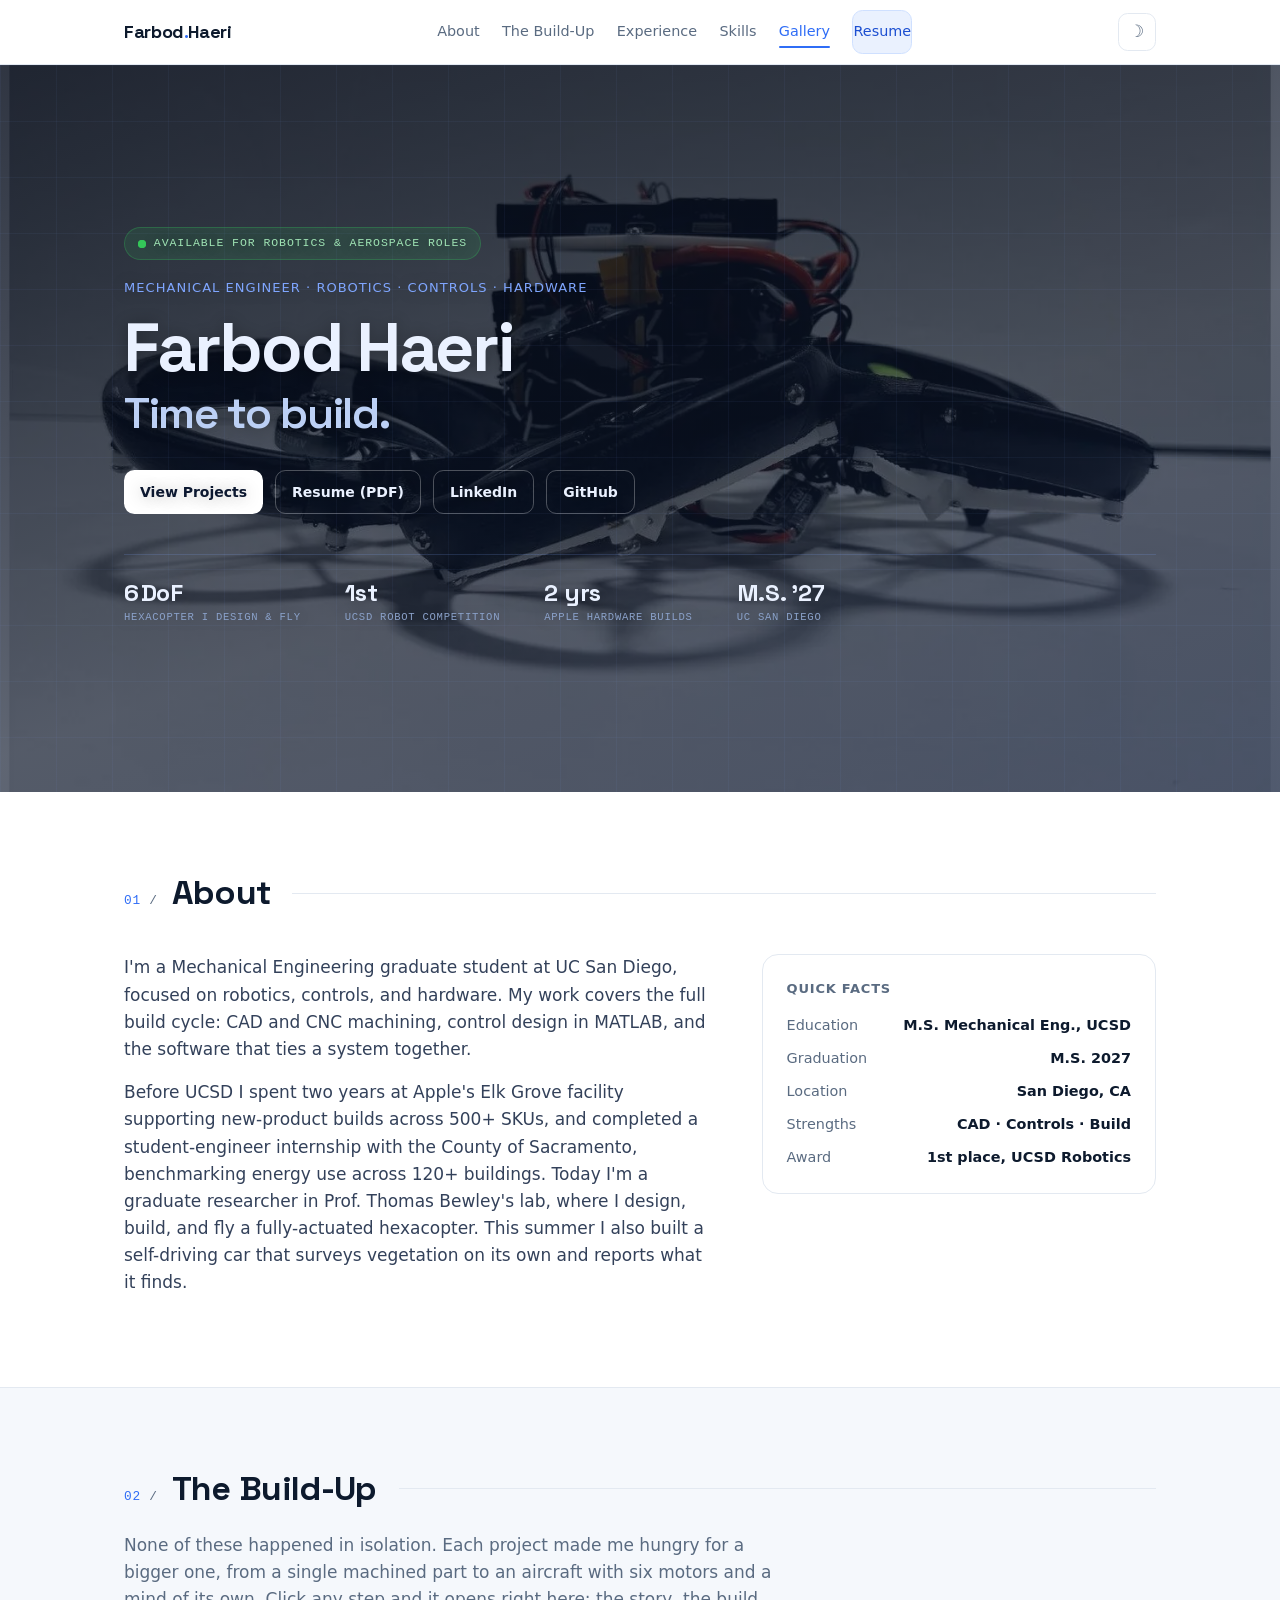
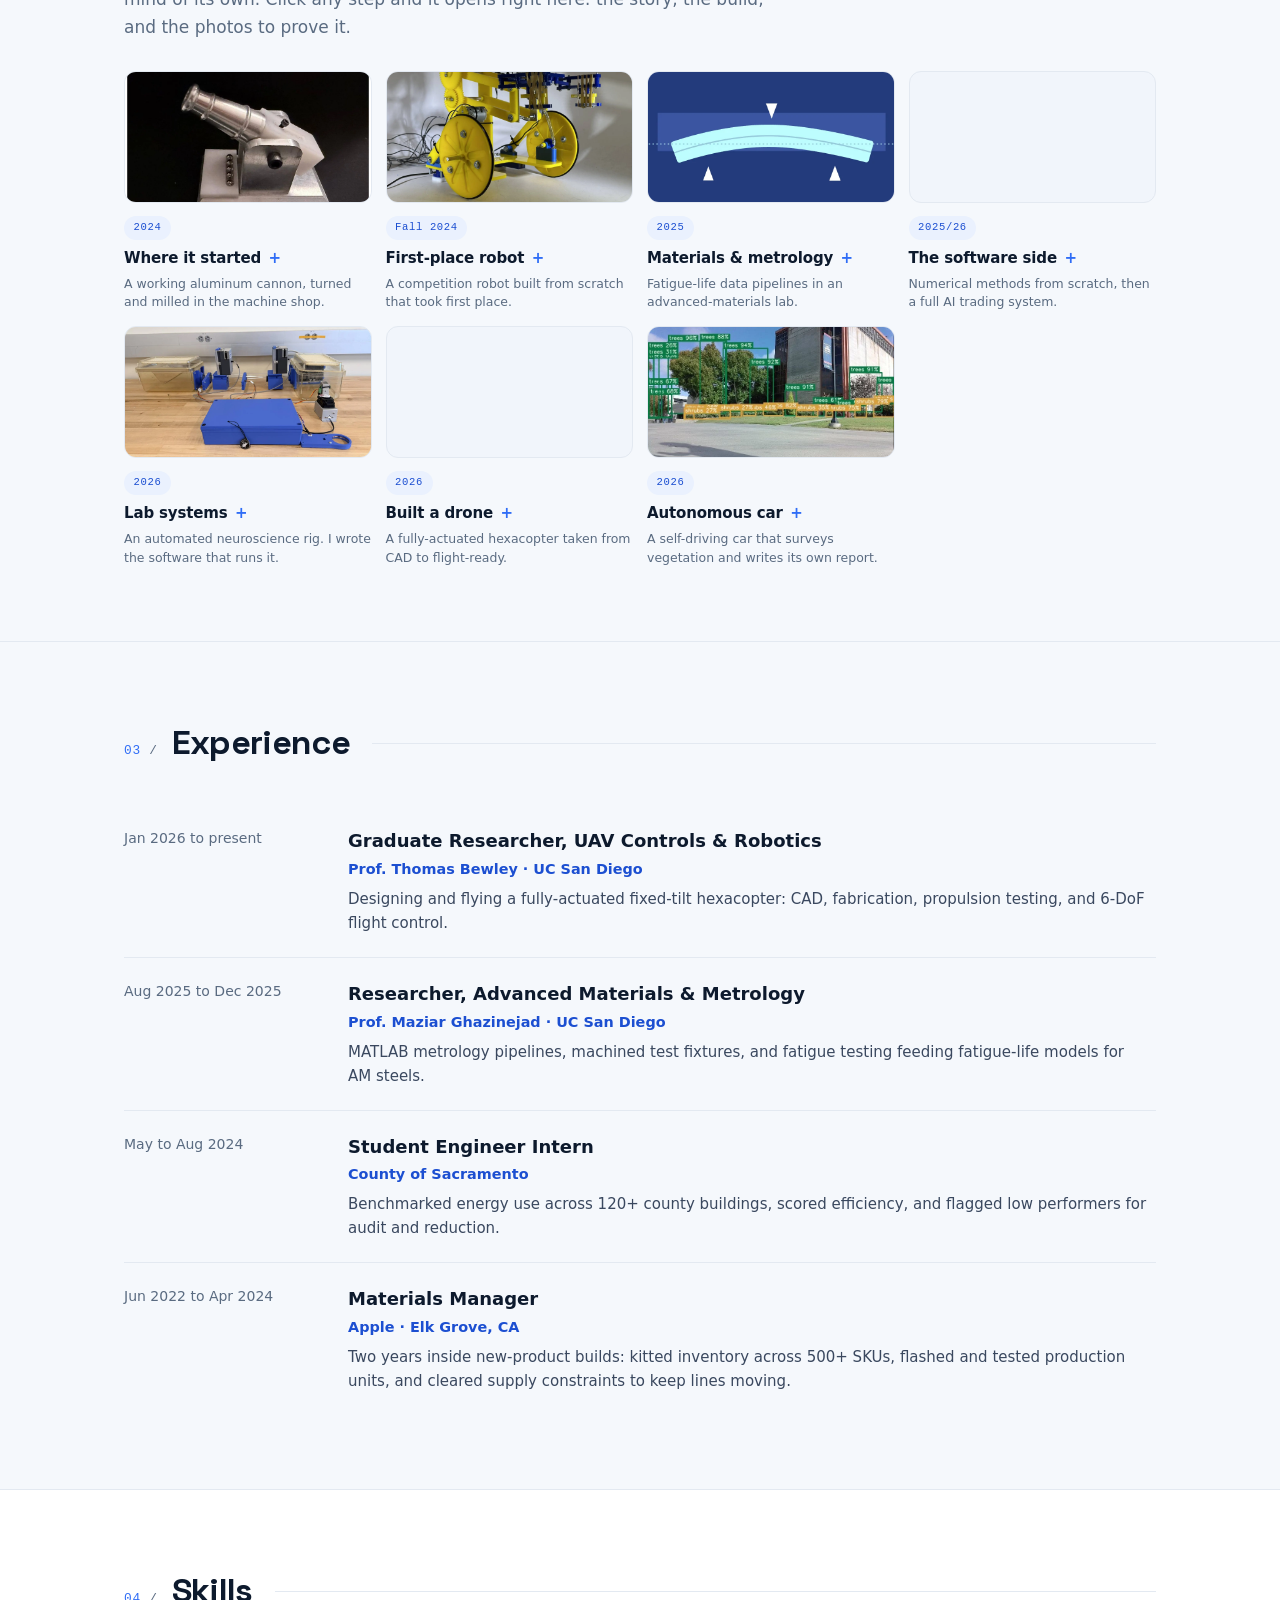
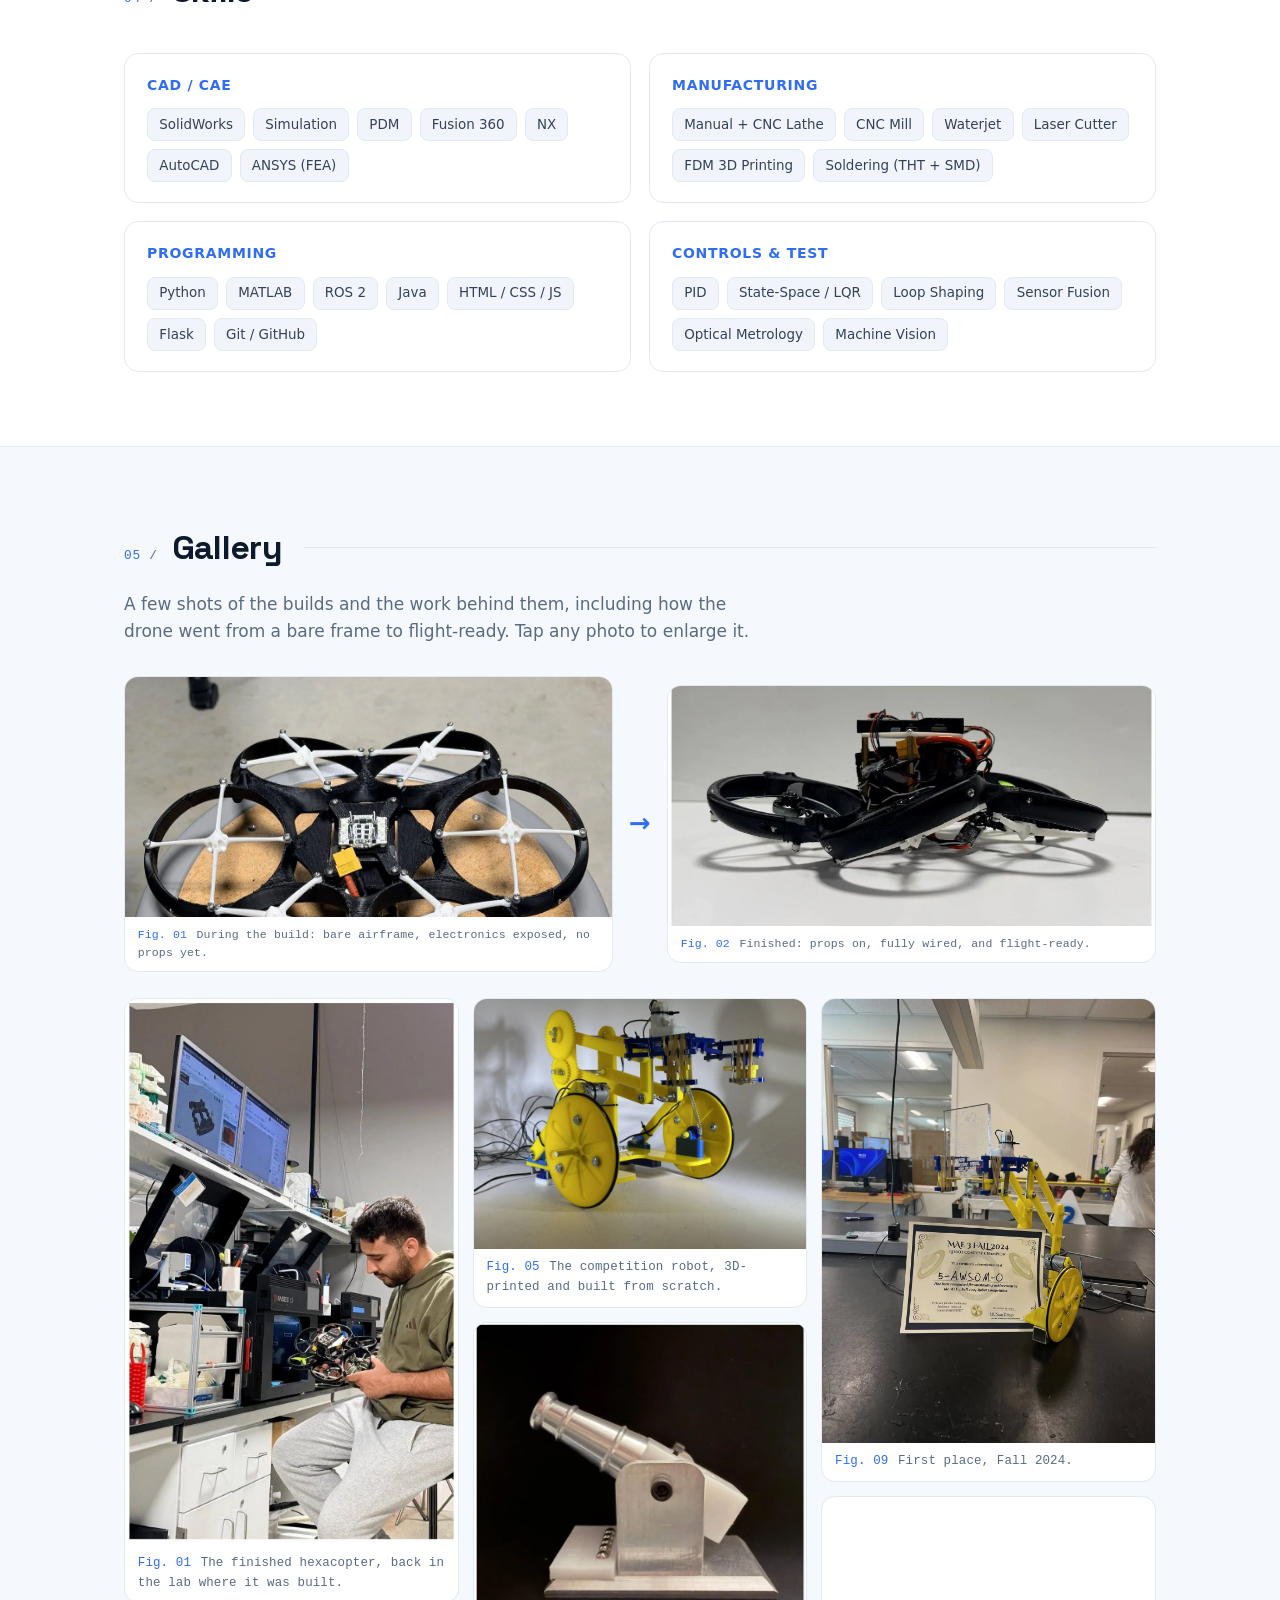
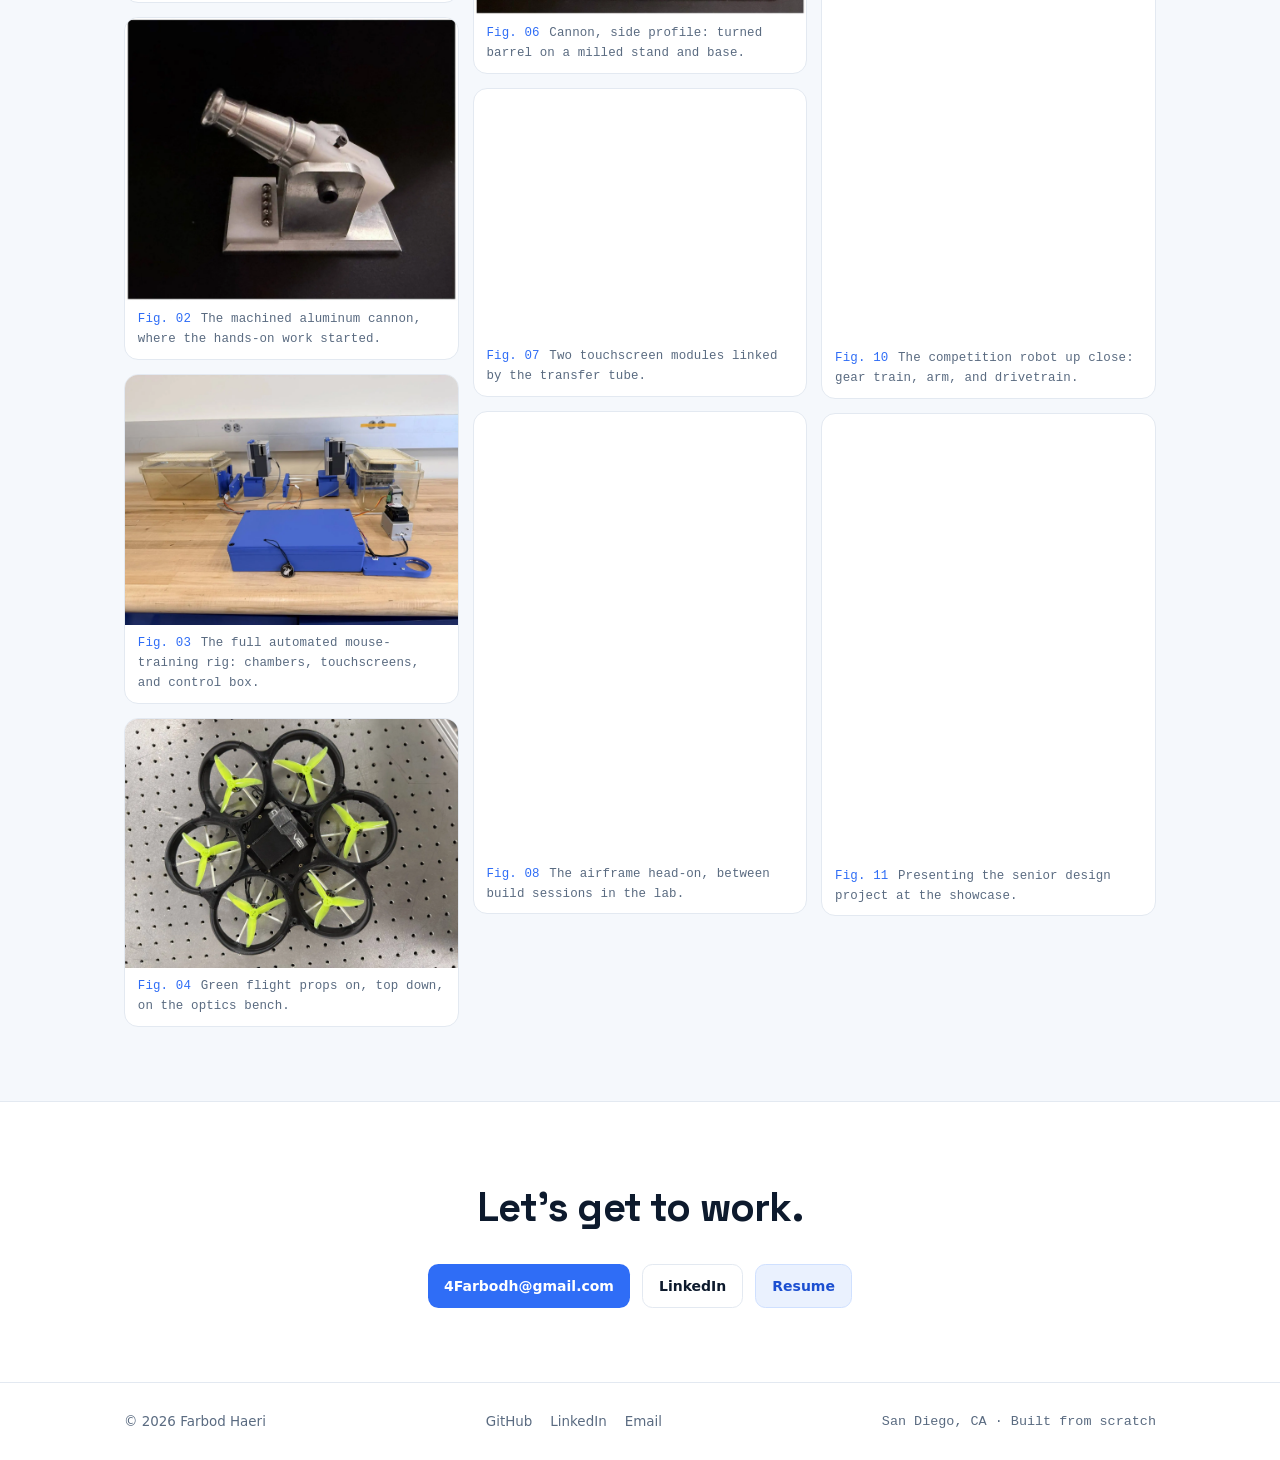
<file: index.html>
<!DOCTYPE html>
<html lang="en">
<head>
<meta charset="UTF-8" />
<meta name="viewport" content="width=device-width, initial-scale=1.0, viewport-fit=cover" />
<title>Farbod Haeri · Mechanical Engineer · Robotics &amp; Controls</title>
<meta name="description" content="Farbod Haeri is a mechanical engineer (M.S. student, UC San Diego) focused on robotics, controls, and building hardware that has to work in the real world: a fully-actuated hexacopter, automated lab systems, and machined metal." />
<link rel="canonical" href="https://farbodh.com/" />
<meta name="theme-color" content="#ffffff" />

<!-- Open Graph / social preview -->
<meta property="og:type" content="website" />
<meta property="og:url" content="https://farbodh.com/" />
<meta property="og:title" content="Farbod Haeri · Mechanical Engineer · Robotics & Controls" />
<meta property="og:description" content="I build machines that have to survive the real world: a fully-actuated hexacopter, automated lab systems, and machined hardware. M.S. Mechanical Engineering student, UC San Diego." />
<meta property="og:image" content="https://farbodh.com/images/drone-final-persp.jpg" />
<meta property="og:image:alt" content="The fixed-tilt hexacopter Farbod Haeri designed and built" />
<meta name="twitter:card" content="summary_large_image" />
<meta name="twitter:title" content="Farbod Haeri · Mechanical Engineer · Robotics & Controls" />
<meta name="twitter:description" content="Robotics, controls, and machines that have to survive the real world. M.S. Mechanical Engineering student, UC San Diego." />
<meta name="twitter:image" content="https://farbodh.com/images/drone-final-persp.jpg" />

<!-- icons -->
<link rel="icon" href="favicon.svg" type="image/svg+xml" />
<link rel="apple-touch-icon" href="apple-touch-icon.png" />
<link rel="manifest" href="site.webmanifest" />

<!-- set theme before first paint to avoid a flash -->
<script>(function(){try{var t=localStorage.getItem('theme');if(!t)t=window.matchMedia&&window.matchMedia('(prefers-color-scheme: dark)').matches?'dark':'light';document.documentElement.setAttribute('data-theme',t);}catch(e){}})();</script>

<link rel="preload" href="assets/fonts/space-grotesk-latin.woff2" as="font" type="font/woff2" crossorigin />
<link rel="preload" as="image" href="images/drone-final-side.webp" type="image/webp" />
<link rel="stylesheet" href="assets/style.css" />

<!-- structured data for search engines -->
<script type="application/ld+json">
{
  "@context": "https://schema.org",
  "@type": "Person",
  "name": "Farbod Haeri",
  "url": "https://farbodh.com/",
  "email": "mailto:4farbodh@gmail.com",
  "image": "https://farbodh.com/images/drone-final-hold.jpg",
  "jobTitle": "Mechanical Engineer",
  "alumniOf": {
    "@type": "CollegeOrUniversity",
    "name": "University of California, San Diego"
  },
  "address": { "@type": "PostalAddress", "addressLocality": "San Diego", "addressRegion": "CA" },
  "knowsAbout": ["Robotics", "Control Systems", "CAD", "Mechanical Design", "UAVs", "Mechatronics", "Manufacturing"],
  "sameAs": [
    "https://github.com/Farbod97",
    "https://www.linkedin.com/in/farbodhaeri"
  ]
}
</script>
</head>
<body>

<a class="skip-link" href="#about">Skip to content</a>
<div id="progress" aria-hidden="true"></div>

<header class="nav">
  <div class="wrap nav-inner">
    <a class="brand" href="#top">Farbod<span>.</span>Haeri</a>
    <nav class="links" id="links" aria-label="Main">
      <a href="#about">About</a>
      <a href="#projects">The Build-Up</a>
      <a href="#experience">Experience</a>
      <a href="#skills">Skills</a>
      <a href="#gallery">Gallery</a>
      <a class="btn resume" href="resume.pdf" target="_blank" rel="noopener">Resume</a>
    </nav>
    <div class="nav-actions">
      <button class="theme-toggle" type="button" aria-label="Switch between dark and light mode">
        <span class="moon" aria-hidden="true">&#9789;</span><span class="sun" aria-hidden="true">&#9788;</span>
      </button>
      <button class="menu-toggle" aria-label="Menu" aria-expanded="false" aria-controls="links">&#9776;</button>
    </div>
  </div>
</header>

<a id="top"></a>
<section class="hero">
  <div class="hero-slides" aria-hidden="true">
    <div class="slide active"><picture>
      <source srcset="images/drone-final-side.webp" type="image/webp" />
      <img width="1500" height="1100" src="images/drone-final-side.jpg" alt="" fetchpriority="high" decoding="async" /></picture></div>
    <div class="slide"><picture>
      <source data-srcset="images/cannon-1.webp" type="image/webp" />
      <img width="1500" height="1276" data-src="images/cannon-1.jpg" alt="" decoding="async" /></picture></div>
    <div class="slide"><picture>
      <source data-srcset="images/mouse-rig.webp" type="image/webp" />
      <img width="1600" height="1200" data-src="images/mouse-rig.jpg" alt="" decoding="async" /></picture></div>
    <div class="slide"><picture>
      <source data-srcset="images/drone-green-top.webp" type="image/webp" />
      <img width="1600" height="1200" data-src="images/drone-green-top.jpg" alt="" decoding="async" /></picture></div>
    <div class="slide"><picture>
      <source data-srcset="images/mae3-2.webp" type="image/webp" />
      <img width="1600" height="1200" data-src="images/mae3-2.jpg" alt="" decoding="async" /></picture></div>
  </div>
  <div class="hero-tint" aria-hidden="true"></div>
  <div class="wrap">
    <p class="avail"><span class="pulse" aria-hidden="true"></span>Available for robotics &amp; aerospace roles</p>
    <p class="eyebrow">Mechanical Engineer · Robotics · Controls · Hardware</p>
    <h1>Farbod Haeri</h1>
    <p class="motto">Time to build.</p>
    <div class="hero-cta">
      <a class="btn light" href="#projects">View Projects</a>
      <a class="btn outline" href="resume.pdf" target="_blank" rel="noopener">Resume (PDF)</a>
      <a class="btn outline" href="https://www.linkedin.com/in/farbodhaeri" target="_blank" rel="noopener">LinkedIn</a>
      <a class="btn outline" href="https://github.com/Farbod97" target="_blank" rel="noopener">GitHub</a>
    </div>
    <div class="stats">
      <div class="stat"><b>6&#8202;DoF</b><span>hexacopter I design &amp; fly</span></div>
      <div class="stat"><b>1st</b><span>UCSD robot competition</span></div>
      <div class="stat"><b>2 yrs</b><span>Apple hardware builds</span></div>
      <div class="stat"><b>M.S. '27</b><span>UC San Diego</span></div>
    </div>
  </div>
</section>

<!-- ABOUT -->
<section id="about">
  <div class="wrap">
    <div class="sec-head reveal"><span class="num">01</span><h3>About</h3></div>
    <div class="about-grid">
      <div class="reveal">
        <p>I'm a Mechanical Engineering graduate student at UC San Diego, focused on robotics, controls, and hardware. My work covers the full build cycle: CAD and CNC machining, control design in MATLAB, and the software that ties a system together.</p>
        <p>Before UCSD I spent two years at Apple's Elk Grove facility supporting new-product builds across 500+ SKUs, and completed a student-engineer internship with the County of Sacramento, benchmarking energy use across 120+ buildings. Today I'm a graduate researcher in Prof. Thomas Bewley's lab, where I design, build, and fly a fully-actuated hexacopter. This summer I also built a self-driving car that surveys vegetation on its own and reports what it finds.</p>
      </div>
      <div class="about-card reveal">
        <h4>Quick Facts</h4>
        <dl>
          <dt>Education</dt><dd>M.S. Mechanical Eng., UCSD</dd>
          <dt>Graduation</dt><dd>M.S. 2027</dd>
          <dt>Location</dt><dd>San Diego, CA</dd>
          <dt>Strengths</dt><dd>CAD · Controls · Build</dd>
          <dt>Award</dt><dd>1st place, UCSD Robotics</dd>
        </dl>
      </div>
    </div>
  </div>
</section>

<!-- THE BUILD-UP: projects that led one thing to another -->
<a id="journey"></a>
<section id="projects" class="alt">
  <div class="wrap">
    <div class="sec-head reveal"><span class="num">02</span><h3>The Build-Up</h3></div>
    <p class="lead-2 reveal">None of these happened in isolation. Each project made me hungry for a bigger one, from a single machined part to an aircraft with six motors and a mind of its own. Click any step and it opens right here: the story, the build, and the photos to prove it.</p>
    <div class="journey">

      <div class="step reveal" data-panel="xp-cannon" role="button" tabindex="0" aria-expanded="false" aria-controls="xp-cannon">
        <div class="step-img"><picture>
          <source srcset="images/cannon-1.webp" type="image/webp" />
          <img width="1500" height="1276" loading="lazy" decoding="async" src="images/cannon-1.jpg" alt="Machined aluminum mini cannon" /></picture></div>
        <span class="yr">2024</span>
        <h4>Where it started <span class="chev" aria-hidden="true">+</span></h4>
        <p>A working aluminum cannon, turned and milled in the machine shop.</p>
      </div>

      <div class="step reveal" data-panel="xp-mae3" role="button" tabindex="0" aria-expanded="false" aria-controls="xp-mae3">
        <div class="step-img"><picture>
          <source srcset="images/mae3-2.webp" type="image/webp" />
          <img width="1600" height="1200" loading="lazy" decoding="async" src="images/mae3-2.jpg" alt="Yellow competition robot" /></picture></div>
        <span class="yr">Fall 2024</span>
        <h4>First-place robot <span class="chev" aria-hidden="true">+</span></h4>
        <p>A competition robot built from scratch that took first place.</p>
      </div>

      <div class="step reveal" data-panel="xp-metrology" role="button" tabindex="0" aria-expanded="false" aria-controls="xp-metrology">
        <div class="step-img"><picture>
          <source srcset="images/metrology-art.webp" type="image/webp" />
          <img width="916" height="410" loading="lazy" decoding="async" src="images/metrology-art.jpg" alt="" /></picture></div>
        <span class="yr">2025</span>
        <h4>Materials &amp; metrology <span class="chev" aria-hidden="true">+</span></h4>
        <p>Fatigue-life data pipelines in an advanced-materials lab.</p>
      </div>

      <div class="step reveal" data-panel="xp-software" role="button" tabindex="0" aria-expanded="false" aria-controls="xp-software">
        <div class="step-img"><picture>
          <source srcset="images/software-art.webp" type="image/webp" />
          <img width="1000" height="703" loading="lazy" decoding="async" src="images/software-art.jpg" alt="" /></picture></div>
        <span class="yr">2025/26</span>
        <h4>The software side <span class="chev" aria-hidden="true">+</span></h4>
        <p>Numerical methods from scratch, then a full AI trading system.</p>
      </div>

      <div class="step reveal" data-panel="xp-mouse" role="button" tabindex="0" aria-expanded="false" aria-controls="xp-mouse">
        <div class="step-img"><picture>
          <source srcset="images/mouse-rig.webp" type="image/webp" />
          <img width="1600" height="1200" loading="lazy" decoding="async" src="images/mouse-rig.jpg" alt="Automated mouse-training rig" /></picture></div>
        <span class="yr">2026</span>
        <h4>Lab systems <span class="chev" aria-hidden="true">+</span></h4>
        <p>An automated neuroscience rig. I wrote the software that runs it.</p>
      </div>

      <div class="step reveal" data-panel="xp-drone" role="button" tabindex="0" aria-expanded="false" aria-controls="xp-drone">
        <div class="step-img"><picture>
          <source srcset="images/drone-final-persp.webp" type="image/webp" />
          <img width="1251" height="1380" loading="lazy" decoding="async" src="images/drone-final-persp.jpg" alt="Finished fixed-tilt hexacopter" /></picture></div>
        <span class="yr">2026</span>
        <h4>Built a drone <span class="chev" aria-hidden="true">+</span></h4>
        <p>A fully-actuated hexacopter taken from CAD to flight-ready.</p>
      </div>

      <div class="step reveal" data-panel="xp-car" role="button" tabindex="0" aria-expanded="false" aria-controls="xp-car">
        <div class="step-img"><picture>
          <source srcset="images/car-detect-3.webp" type="image/webp" />
          <img width="640" height="360" loading="lazy" decoding="async" src="images/car-detect-3.jpg" alt="Trees and shrubs detected and boxed by the car's onboard model" /></picture></div>
        <span class="yr">2026</span>
        <h4>Autonomous car <span class="chev" aria-hidden="true">+</span></h4>
        <p>A self-driving car that surveys vegetation and writes its own report.</p>
      </div>

    </div>
  </div>
</section>

<!-- EXPERIENCE -->
<section id="experience" class="alt">
  <div class="wrap">
    <div class="sec-head reveal"><span class="num">03</span><h3>Experience</h3></div>
    <div class="timeline">
      <div class="row reveal">
        <div class="when">Jan 2026 to present</div>
        <div><h4>Graduate Researcher, UAV Controls &amp; Robotics</h4>
          <div class="sub">Prof. Thomas Bewley · UC San Diego</div>
          <p>Designing and flying a fully-actuated fixed-tilt hexacopter: CAD, fabrication, propulsion testing, and 6-DoF flight control.</p></div>
      </div>
      <div class="row reveal">
        <div class="when">Aug 2025 to Dec 2025</div>
        <div><h4>Researcher, Advanced Materials &amp; Metrology</h4>
          <div class="sub">Prof. Maziar Ghazinejad · UC San Diego</div>
          <p>MATLAB metrology pipelines, machined test fixtures, and fatigue testing feeding fatigue-life models for AM steels.</p></div>
      </div>
      <div class="row reveal">
        <div class="when">May to Aug 2024</div>
        <div><h4>Student Engineer Intern</h4>
          <div class="sub">County of Sacramento</div>
          <p>Benchmarked energy use across 120+ county buildings, scored efficiency, and flagged low performers for audit and reduction.</p></div>
      </div>
      <div class="row reveal">
        <div class="when">Jun 2022 to Apr 2024</div>
        <div><h4>Materials Manager</h4>
          <div class="sub">Apple · Elk Grove, CA</div>
          <p>Two years inside new-product builds: kitted inventory across 500+ SKUs, flashed and tested production units, and cleared supply constraints to keep lines moving.</p></div>
      </div>
    </div>
  </div>
</section>

<!-- SKILLS -->
<section id="skills">
  <div class="wrap">
    <div class="sec-head reveal"><span class="num">04</span><h3>Skills</h3></div>
    <div class="skills">
      <div class="skillcard reveal"><h4>CAD / CAE</h4><div class="chips">
        <span>SolidWorks</span><span>Simulation</span><span>PDM</span><span>Fusion 360</span><span>NX</span><span>AutoCAD</span><span>ANSYS (FEA)</span></div></div>
      <div class="skillcard reveal"><h4>Manufacturing</h4><div class="chips">
        <span>Manual + CNC Lathe</span><span>CNC Mill</span><span>Waterjet</span><span>Laser Cutter</span><span>FDM 3D Printing</span><span>Soldering (THT + SMD)</span></div></div>
      <div class="skillcard reveal"><h4>Programming</h4><div class="chips">
        <span>Python</span><span>MATLAB</span><span>ROS 2</span><span>Java</span><span>HTML / CSS / JS</span><span>Flask</span><span>Git / GitHub</span></div></div>
      <div class="skillcard reveal"><h4>Controls &amp; Test</h4><div class="chips">
        <span>PID</span><span>State-Space / LQR</span><span>Loop Shaping</span><span>Sensor Fusion</span><span>Optical Metrology</span><span>Machine Vision</span></div></div>
    </div>
  </div>
</section>

<!-- GALLERY -->
<section id="gallery" class="alt">
  <div class="wrap">
    <div class="sec-head reveal"><span class="num">05</span><h3>Gallery</h3></div>
    <p class="lead-2 reveal">A few shots of the builds and the work behind them, including how the drone went from a bare frame to flight-ready. Tap any photo to enlarge it.</p>
    <div class="ba reveal">
      <figure><picture>
        <source srcset="images/drone-build-1.webp" type="image/webp" />
        <img width="1125" height="1500" loading="lazy" decoding="async" src="images/drone-build-1.jpg" alt="The drone mid-build, bare airframe with the flight controller exposed" /></picture><figcaption>During the build: bare airframe, electronics exposed, no props yet.</figcaption></figure>
      <span class="arrow" aria-hidden="true">&rarr;</span>
      <figure><picture>
        <source srcset="images/drone-final-side.webp" type="image/webp" />
        <img width="1500" height="1100" loading="lazy" decoding="async" src="images/drone-final-side.jpg" alt="The finished drone from the side, props mounted and flight-ready" /></picture><figcaption>Finished: props on, fully wired, and flight-ready.</figcaption></figure>
    </div>
    <div class="masonry">
      <figure class="reveal"><picture>
        <source srcset="images/drone-final-hold.webp" type="image/webp" />
        <img width="854" height="1400" loading="lazy" decoding="async" src="images/drone-final-hold.jpg" alt="Farbod holding the finished hexacopter in the lab" /></picture><figcaption>The finished hexacopter, back in the lab where it was built.</figcaption></figure>
      <figure class="reveal"><picture>
        <source srcset="images/cannon-1.webp" type="image/webp" />
        <img width="1500" height="1276" loading="lazy" decoding="async" src="images/cannon-1.jpg" alt="The machined aluminum mini cannon with ball-bearing ammo" /></picture><figcaption>The machined aluminum cannon, where the hands-on work started.</figcaption></figure>
      <figure class="reveal"><picture>
        <source srcset="images/mouse-rig.webp" type="image/webp" />
        <img width="1600" height="1200" loading="lazy" decoding="async" src="images/mouse-rig.jpg" alt="The full automated mouse-training rig on the lab bench" /></picture><figcaption>The full automated mouse-training rig: chambers, touchscreens, and control box.</figcaption></figure>
      <figure class="reveal"><picture>
        <source srcset="images/drone-green-top.webp" type="image/webp" />
        <img width="1600" height="1200" loading="lazy" decoding="async" src="images/drone-green-top.jpg" alt="Top-down view of the hexacopter with green flight props on the optics bench" /></picture><figcaption>Green flight props on, top down, on the optics bench.</figcaption></figure>
      <figure class="reveal"><picture>
        <source srcset="images/mae3-2.webp" type="image/webp" />
        <img width="1600" height="1200" loading="lazy" decoding="async" src="images/mae3-2.jpg" alt="The yellow competition robot, full view" /></picture><figcaption>The competition robot, 3D-printed and built from scratch.</figcaption></figure>
      <figure class="reveal"><picture>
        <source srcset="images/cannon-2.webp" type="image/webp" />
        <img width="1500" height="1318" loading="lazy" decoding="async" src="images/cannon-2.jpg" alt="Side profile of the machined cannon on its stand" /></picture><figcaption>Cannon, side profile: turned barrel on a milled stand and base.</figcaption></figure>
      <figure class="reveal"><picture>
        <source srcset="images/mouse-modules.webp" type="image/webp" />
        <img width="1600" height="1200" loading="lazy" decoding="async" src="images/mouse-modules.jpg" alt="Two touchscreen modules joined by the transfer tube" /></picture><figcaption>Two touchscreen modules linked by the transfer tube.</figcaption></figure>
      <figure class="reveal"><picture>
        <source srcset="images/drone-front.webp" type="image/webp" />
        <img width="1125" height="1500" loading="lazy" decoding="async" src="images/drone-front.jpg" alt="The bare hexacopter airframe head-on, on a stool in the lab" /></picture><figcaption>The airframe head-on, between build sessions in the lab.</figcaption></figure>
      <figure class="reveal"><picture>
        <source srcset="images/mae3-3.webp" type="image/webp" />
        <img width="1200" height="1600" loading="lazy" decoding="async" src="images/mae3-3.jpg" alt="The robot with its first-place certificate" /></picture><figcaption>First place, Fall 2024.</figcaption></figure>
      <figure class="reveal"><picture>
        <source srcset="images/mae3-1.webp" type="image/webp" />
        <img width="1200" height="1600" loading="lazy" decoding="async" src="images/mae3-1.jpg" alt="The robot's arm, gear train, and drivetrain up close" /></picture><figcaption>The competition robot up close: gear train, arm, and drivetrain.</figcaption></figure>
      <figure class="reveal"><picture>
        <source srcset="images/mouse-system-1.webp" type="image/webp" />
        <img width="1200" height="1600" loading="lazy" decoding="async" src="images/mouse-system-1.jpg" alt="Presenting the senior design project at the showcase" /></picture><figcaption>Presenting the senior design project at the showcase.</figcaption></figure>
    </div>
  </div>
</section>

<!-- CONTACT -->
<section id="contact" class="contact">
  <div class="wrap">
    <h3 class="reveal">Let's get to work.</h3>
    <div class="row-cta reveal">
      <a class="btn" id="emailBtn" href="mailto:4farbodh@gmail.com" title="Click to copy">4Farbodh@gmail.com</a>
      <a class="btn ghost" href="https://www.linkedin.com/in/farbodhaeri" target="_blank" rel="noopener">LinkedIn</a>
      <a class="btn resume" href="resume.pdf" target="_blank" rel="noopener">Resume</a>
    </div>
  </div>
</section>

<footer>
  <div class="wrap foot-inner">
    <span>© <span id="yr"></span> Farbod Haeri</span>
    <span class="foot-links">
      <a href="https://github.com/Farbod97" target="_blank" rel="noopener">GitHub</a>
      <a href="https://www.linkedin.com/in/farbodhaeri" target="_blank" rel="noopener">LinkedIn</a>
      <a href="mailto:4farbodh@gmail.com">Email</a>
    </span>
    <span class="mono">San Diego, CA · Built from scratch</span>
  </div>
</footer>

<!-- Build-up detail panels (moved into the page by site.js when a step is clicked) -->
<div id="panel-store" hidden>

  <div id="xp-cannon" class="xp">
    <div class="xp-head">
      <div>
        <h4>Machined Mini Cannon</h4>
        <div class="org">Machine Shop Project · UC San Diego · 2024</div>
      </div>
      <button class="xp-close" type="button" aria-label="Close details">&#10005;</button>
    </div>
    <div class="xp-main">
      <span class="role">CAD · CNC Machining</span>
      <p>A team machine-shop build, and where I learned to actually make parts: a working scale cannon turned and milled from aluminum. We modeled every piece in SolidWorks, drew dimensioned and toleranced engineering drawings, then cut them on a manual lathe, a Tormach lathe, and Haas CNC mills before assembling and polishing the finished cannon.</p>
      <div class="tags"><span class="tag">SolidWorks</span><span class="tag">Lathe</span><span class="tag">CNC Mill</span><span class="tag">GD&amp;T</span><span class="tag">Drawings</span></div>
      <div class="card-links"><a class="codelink" href="cannon.html">See the full build page</a></div>
    </div>
    <div class="xp-photos">
      <figure><picture>
        <source srcset="images/cannon-1.webp" type="image/webp" />
        <img width="1500" height="1276" loading="lazy" decoding="async" src="images/cannon-1.jpg" alt="The finished machined aluminum cannon with ball-bearing ammo" /></picture><figcaption>The finished cannon, ball bearings for scale.</figcaption></figure>
      <figure><picture>
        <source srcset="images/cannon-2.webp" type="image/webp" />
        <img width="1500" height="1318" loading="lazy" decoding="async" src="images/cannon-2.jpg" alt="Side profile of the machined cannon on its stand" /></picture><figcaption>Side profile: turned barrel on the milled stand.</figcaption></figure>
      <figure><picture>
        <source srcset="images/cannon-cad.webp" type="image/webp" />
        <img width="978" height="783" loading="lazy" decoding="async" src="images/cannon-cad.jpg" alt="The SolidWorks CAD assembly of the cannon" /></picture><figcaption>The SolidWorks assembly it started from.</figcaption></figure>
      <figure><picture>
        <source srcset="images/cannon-drawing.webp" type="image/webp" />
        <img width="1500" height="1159" loading="lazy" decoding="async" src="images/cannon-drawing.jpg" alt="A dimensioned engineering drawing of the cannon barrel" /></picture><figcaption>One of the toleranced part drawings.</figcaption></figure>
    </div>
  </div>

  <div id="xp-mae3" class="xp">
    <div class="xp-head">
      <div>
        <h4>Autonomous Competition Robot</h4>
        <div class="org">1st Place · UCSD Robot Design Competition · Fall 2024</div>
      </div>
      <button class="xp-close" type="button" aria-label="Close details">&#10005;</button>
    </div>
    <div class="xp-main">
      <span class="role">Mechanical Lead</span>
      <p>Led mechanical design on a small team: built the chassis and drivetrain from scratch and iterated through three revisions to take first place in the competition. Everything was designed in CAD, 3D-printed and laser-cut, and rebuilt as fast as testing broke it.</p>
      <div class="tags"><span class="tag">CAD</span><span class="tag">Mechanism Design</span><span class="tag">Rapid Prototyping</span></div>
    </div>
    <div class="xp-photos">
      <figure><picture>
        <source srcset="images/mae3-2.webp" type="image/webp" />
        <img width="1600" height="1200" loading="lazy" decoding="async" src="images/mae3-2.jpg" alt="The yellow 3D-printed competition robot, full view" /></picture><figcaption>The robot, 3D-printed and built from scratch.</figcaption></figure>
      <figure><picture>
        <source srcset="images/mae3-3.webp" type="image/webp" />
        <img width="1200" height="1600" loading="lazy" decoding="async" src="images/mae3-3.jpg" alt="The robot with its first-place certificate" /></picture><figcaption>First place, Fall 2024.</figcaption></figure>
      <figure><picture>
        <source srcset="images/mae3-1.webp" type="image/webp" />
        <img width="1200" height="1600" loading="lazy" decoding="async" src="images/mae3-1.jpg" alt="The robot's arm, gear train, and drivetrain up close" /></picture><figcaption>Gear train, arm, and drivetrain up close.</figcaption></figure>
    </div>
  </div>

  <div id="xp-metrology" class="xp">
    <div class="xp-head">
      <div>
        <h4>Advanced Materials Metrology</h4>
        <div class="org">Ghazinejad Lab, UC San Diego · 2025</div>
      </div>
      <button class="xp-close" type="button" aria-label="Close details">&#10005;</button>
    </div>
    <div class="xp-main">
      <span class="role">Test &amp; Data Pipelines</span>
      <p>Turning raw optical metrology into fatigue-life data for additively-manufactured steels. I built MATLAB pipelines that quantify defect fractions and surface roughness, designed and machined test fixtures, and ran fatigue tests across material variants while keeping the datasets clean and traceable.</p>
      <div class="tags"><span class="tag">MATLAB</span><span class="tag">Machine Vision</span><span class="tag">Metrology</span><span class="tag">CNC / Waterjet</span></div>
    </div>
    <div class="xp-photos single">
      <figure><picture>
        <source srcset="images/metrology-art.webp" type="image/webp" />
        <img width="916" height="410" loading="lazy" decoding="async" src="images/metrology-art.jpg" alt="Diagram of a three-point bend test on a beam" /></picture><figcaption>Three-point bending, the test behind the fatigue data.</figcaption></figure>
    </div>
  </div>

  <div id="xp-software" class="xp">
    <div class="xp-head">
      <div>
        <h4>The Software Side</h4>
        <div class="org">Coursework + personal projects · 2025 to 2026</div>
      </div>
      <button class="xp-close" type="button" aria-label="Close details">&#10005;</button>
    </div>
    <div class="xp-main">
      <span class="role">MATLAB · Python · AI Systems</span>
      <h5>Numerical Methods Toolkit · MATLAB</h5>
      <p>A from-scratch set of the core numerical methods in MATLAB: ODE solvers (Euler and my own RK45), a shooting method, numerical integration (trapezoid and midpoint), finite-difference derivatives, and root finding (bisection and fixed-point iteration).</p>
      <h5>StockAI · AI Trading Research System</h5>
      <p>A personal deep-dive into modern software and AI tooling: an automated trading research system that ingests public "smart money" signals (congressional trades, insider filings, 13F whales, activist positions), scores them, and paper-trades a risk-gated portfolio end to end, with backtesting behind every rule. The repo is private since it trades a live account, but I'm happy to walk through the architecture.</p>
      <div class="tags"><span class="tag">MATLAB</span><span class="tag">RK45</span><span class="tag">Python</span><span class="tag">AI Agents</span><span class="tag">REST APIs</span><span class="tag">Backtesting</span><span class="tag">Risk Management</span></div>
      <div class="card-links"><a class="codelink" href="https://github.com/Farbod97/Numerical-Methods" target="_blank" rel="noopener">Numerical methods on GitHub</a></div>
    </div>
    <div class="xp-photos single">
      <figure><picture>
        <source srcset="images/software-art.webp" type="image/webp" />
        <img width="1000" height="703" loading="lazy" decoding="async" src="images/software-art.jpg" alt="Illustration of a laptop running code" /></picture><figcaption>The software side of the toolbox.</figcaption></figure>
    </div>
  </div>

  <div id="xp-mouse" class="xp">
    <div class="xp-head">
      <div>
        <h4>Automated Mouse Cognitive-Training System</h4>
        <div class="org">Senior Design · Jared Young Lab, UCSD · 2026</div>
      </div>
      <button class="xp-close" type="button" aria-label="Close details">&#10005;</button>
    </div>
    <div class="xp-main">
      <span class="role">Software / UI Engineer</span>
      <p>My senior capstone for a UCSD neuroscience lab: an automated touchscreen rig that trains group-housed mice on the 5-choice task. I handled the software side of it, which meant an operator dashboard (HTML/CSS/JS) with live per-mouse metrics, a Python/Flask "brain" that runs through every training stage in order, and the data-logging plus the Wi-Fi/MQTT link to the hardware.</p>
      <div class="tags"><span class="tag">Python</span><span class="tag">Flask</span><span class="tag">JavaScript</span><span class="tag">MQTT</span><span class="tag">State Machines</span></div>
      <div class="card-links"><a class="codelink" href="mouse-system.html">See the full breakdown</a><a class="codelink" href="https://github.com/Farbod97/Mouse-traning-system" target="_blank" rel="noopener">View code</a></div>
    </div>
    <div class="xp-photos">
      <figure><picture>
        <source srcset="images/mouse-rig.webp" type="image/webp" />
        <img width="1600" height="1200" loading="lazy" decoding="async" src="images/mouse-rig.jpg" alt="The full automated mouse-training rig on the lab bench" /></picture><figcaption>The full rig: chambers, touchscreens, control box.</figcaption></figure>
      <figure><picture>
        <source srcset="images/mouse-modules.webp" type="image/webp" />
        <img width="1600" height="1200" loading="lazy" decoding="async" src="images/mouse-modules.jpg" alt="Two touchscreen modules joined by the transfer tube" /></picture><figcaption>Touchscreen modules and the transfer tube.</figcaption></figure>
      <figure><picture>
        <source srcset="images/mouse-system-1.webp" type="image/webp" />
        <img width="1200" height="1600" loading="lazy" decoding="async" src="images/mouse-system-1.jpg" alt="Presenting the senior design project at the showcase" /></picture><figcaption>Presenting at the senior design showcase.</figcaption></figure>
    </div>
  </div>

  <div id="xp-drone" class="xp">
    <div class="xp-head">
      <div>
        <h4>Fixed-Tilt Hexacopter</h4>
        <div class="org">UAV Controls &amp; Robotics · Bewley Lab, UCSD · Since Jan 2026</div>
      </div>
      <button class="xp-close" type="button" aria-label="Close details">&#10005;</button>
    </div>
    <div class="xp-main">
      <span class="role">CAD · Fabrication · Controls</span>
      <p>A six-rotor drone whose rotors sit at fixed angles, so it can move in all six directions without a gimbal. It's meant for tracking a target and searching tight spaces like tunnels. I took it from CAD to a flight-ready build: the SolidWorks design, a 3D-printed monocoque airframe, thrust-stand testing of ducted vs. un-ducted props, and a 6-DoF flight controller that I tune in MATLAB and test in our motion-capture room.</p>
      <div class="tags"><span class="tag">SolidWorks</span><span class="tag">MATLAB</span><span class="tag">6-DoF Control</span><span class="tag">3D Printing</span><span class="tag">UAV</span></div>
      <div class="card-links"><a class="codelink" href="drone.html">See the full breakdown</a><a class="codelink" href="https://github.com/Farbod97/Vortahex-Flight-Control" target="_blank" rel="noopener">View code</a></div>
    </div>
    <div class="xp-photos">
      <figure><picture>
        <source srcset="images/drone-final-persp.webp" type="image/webp" />
        <img width="1251" height="1380" loading="lazy" decoding="async" src="images/drone-final-persp.jpg" alt="The finished fixed-tilt hexacopter with green flight props" /></picture><figcaption>The finished aircraft, props on.</figcaption></figure>
      <figure><picture>
        <source srcset="images/drone-final-side.webp" type="image/webp" />
        <img width="1500" height="1100" loading="lazy" decoding="async" src="images/drone-final-side.jpg" alt="The finished drone from the side, flight-ready" /></picture><figcaption>Side profile, flight-ready.</figcaption></figure>
      <figure><picture>
        <source srcset="images/drone-green-top.webp" type="image/webp" />
        <img width="1600" height="1200" loading="lazy" decoding="async" src="images/drone-green-top.jpg" alt="Top-down view with green flight props on the optics bench" /></picture><figcaption>Top down on the optics bench.</figcaption></figure>
      <figure><picture>
        <source srcset="images/drone-build-1.webp" type="image/webp" />
        <img width="1125" height="1500" loading="lazy" decoding="async" src="images/drone-build-1.jpg" alt="The drone mid-build with the flight controller exposed" /></picture><figcaption>Mid-build: electronics exposed, no props yet.</figcaption></figure>
    </div>
  </div>

  <div id="xp-car" class="xp">
    <div class="xp-head">
      <div>
        <h4>Autonomous Survey Rover</h4>
        <div class="org">Autonomous Vehicles Program · UC San Diego · Summer 2026</div>
      </div>
      <button class="xp-close" type="button" aria-label="Close details">&#10005;</button>
    </div>
    <div class="xp-main">
      <span class="role">Perception · Autonomy · Embedded AI</span>
      <p>A 1/10-scale car that surveys vegetation on its own. Press one button in a browser and it brings up centimetre-accurate GPS, drives a saved route with no driver, identifies trees, shrubs, and people from its camera as it moves, stops itself when the loop closes, and writes the report.</p>
      <p>The detection runs on the car, on a 26 TOPS accelerator, not on a laptop and not in the cloud. I trained the model by having a large vision model label our own footage, then distilling that into a small one built for the chip. On hardware it holds 0.735 mAP50 at 41.8 frames per second, roughly forty times what the same model managed on the onboard CPU.</p>
      <div class="tags"><span class="tag">Computer Vision</span><span class="tag">Edge AI</span><span class="tag">RTK GPS</span><span class="tag">ROS 2</span><span class="tag">Python</span><span class="tag">Controls</span></div>
      <div class="card-links"><a class="codelink" href="robocar.html">See the full breakdown</a></div>
    </div>
    <div class="xp-photos">
      <figure><picture>
        <source srcset="images/car-detect-1.webp" type="image/webp" />
        <img width="640" height="360" loading="lazy" decoding="async" src="images/car-detect-1.jpg" alt="Trees and shrubs boxed with confidence scores by the onboard model" /></picture><figcaption>What the car sees while it drives.</figcaption></figure>
      <figure><picture>
        <source srcset="images/car-detect-3.webp" type="image/webp" />
        <img width="640" height="360" loading="lazy" decoding="async" src="images/car-detect-3.jpg" alt="A dense row of trees and shrubs boxed by the model" /></picture><figcaption>A dense stretch, boxed at speed.</figcaption></figure>
      <figure><picture>
        <source srcset="images/car-detect-2.webp" type="image/webp" />
        <img width="640" height="360" loading="lazy" decoding="async" src="images/car-detect-2.jpg" alt="Dense vegetation detected along the route" /></picture><figcaption>Dense growth, boxed at speed.</figcaption></figure>
      <figure><picture>
        <source srcset="images/car-track.webp" type="image/webp" />
        <img width="750" height="1000" loading="lazy" decoding="async" src="images/car-track.jpg" alt="The outdoor course at UC San Diego with the cars on it" /></picture><figcaption>The course the routes were recorded on.</figcaption></figure>
    </div>
  </div>

</div>

<script src="assets/site.js" defer></script>
</body>
</html>
</file>
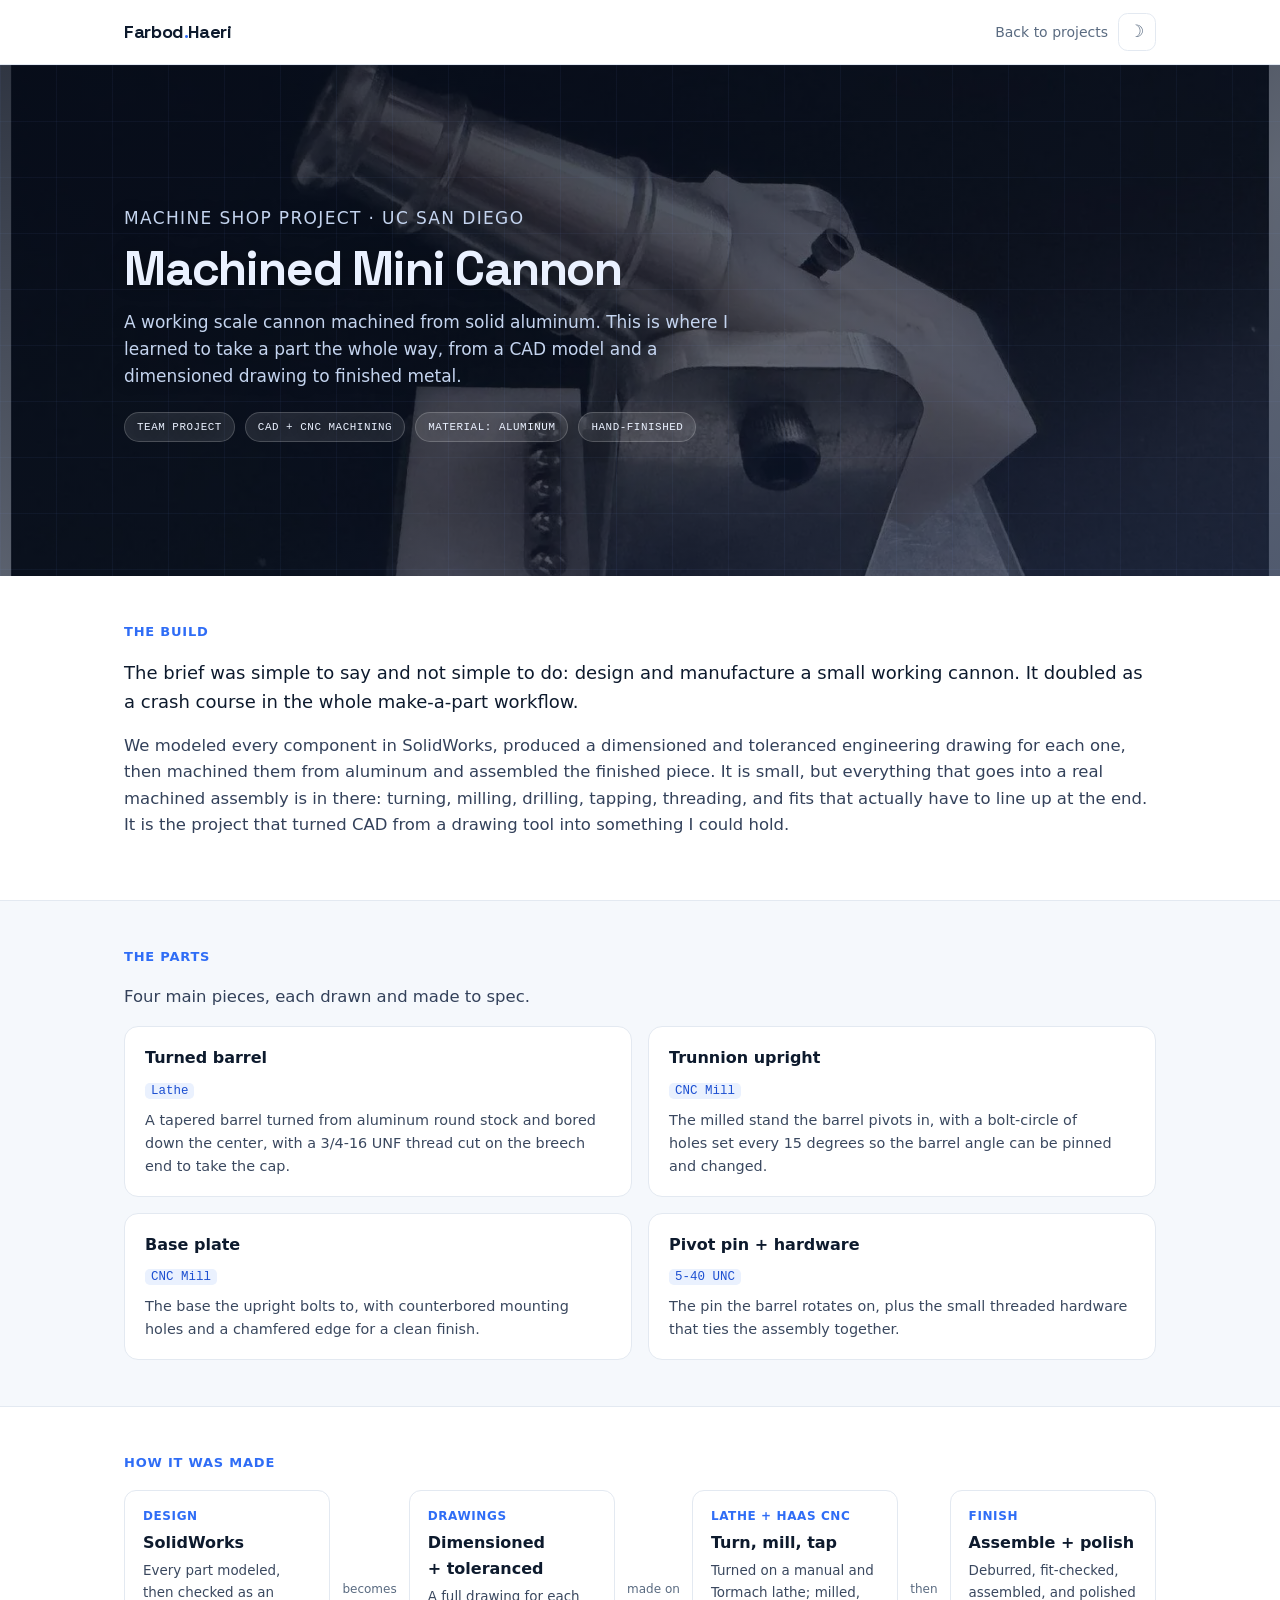
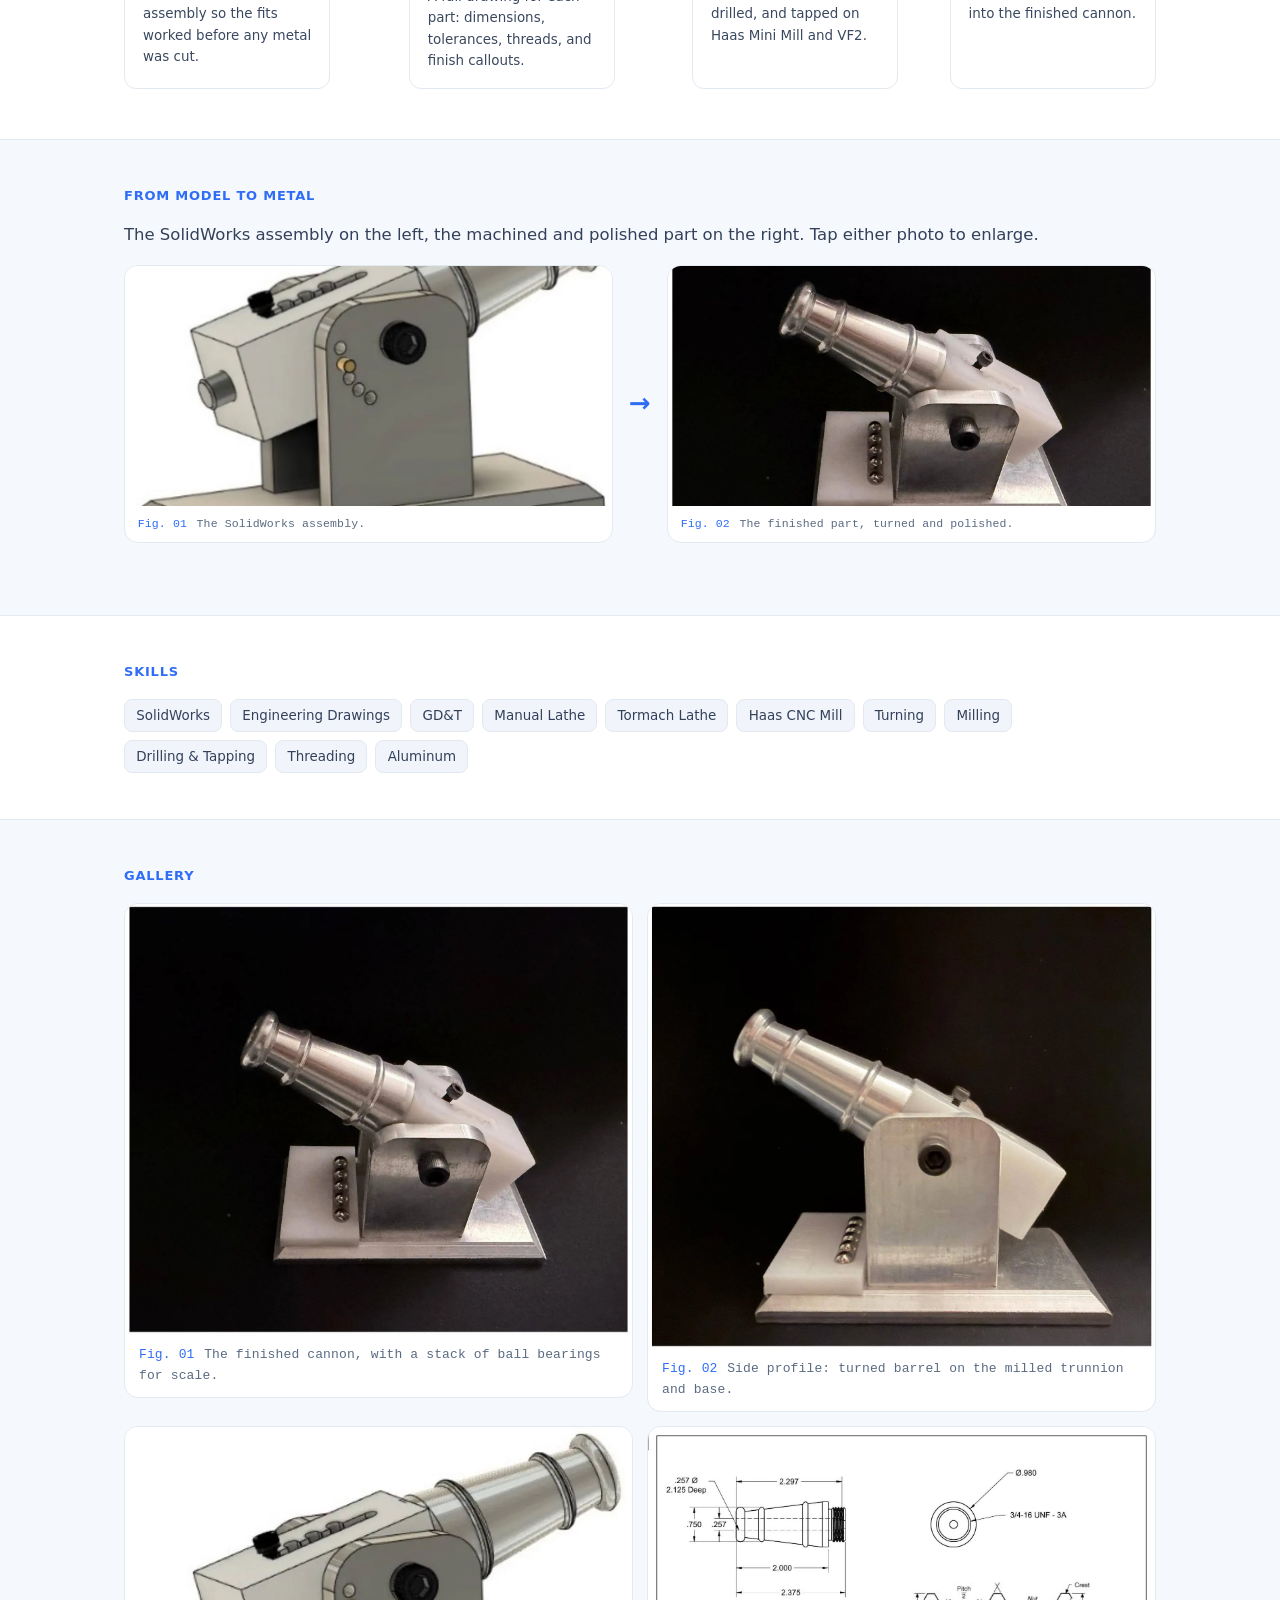
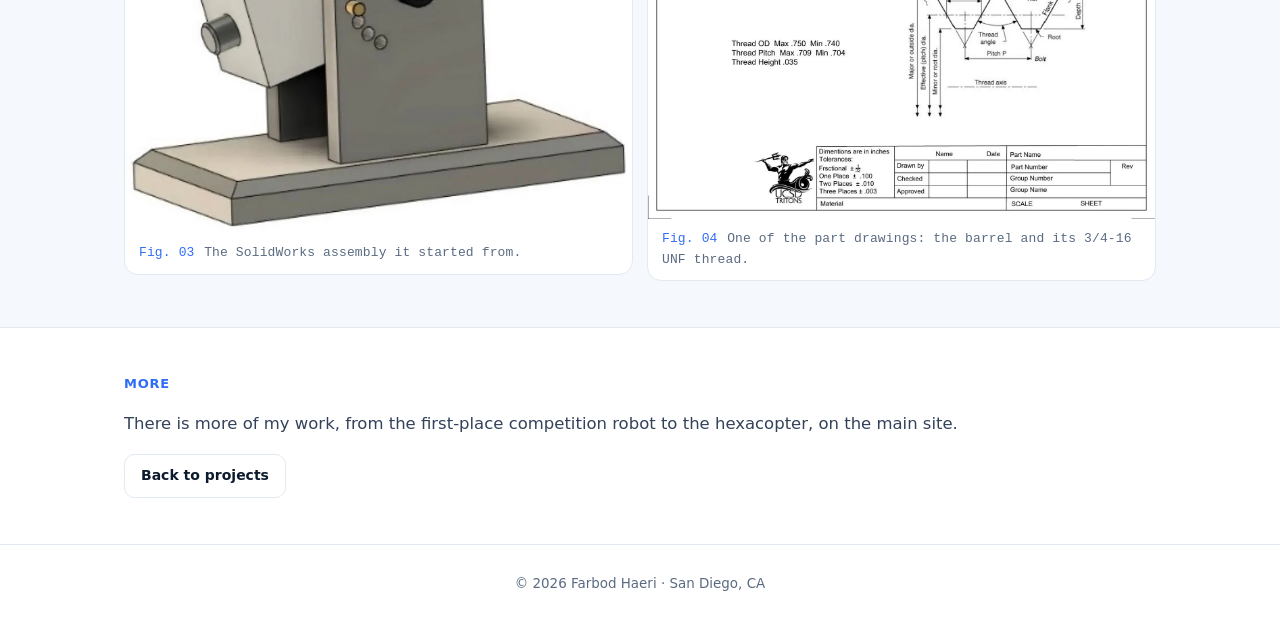
<file: cannon.html>
<!DOCTYPE html>
<html lang="en">
<head>
<meta charset="UTF-8" />
<meta name="viewport" content="width=device-width, initial-scale=1.0, viewport-fit=cover" />
<title>Machined Mini Cannon | Farbod Haeri</title>
<meta name="description" content="A working scale cannon machined from aluminum by Farbod Haeri at UC San Diego: SolidWorks models, dimensioned drawings, manual and CNC lathes, and Haas CNC mills." />
<link rel="canonical" href="https://farbodh.com/cannon.html" />
<meta name="theme-color" content="#ffffff" />
<meta property="og:type" content="article" />
<meta property="og:url" content="https://farbodh.com/cannon.html" />
<meta property="og:title" content="Machined Mini Cannon · Farbod Haeri" />
<meta property="og:description" content="From a SolidWorks assembly to finished metal: a working scale cannon turned and milled from aluminum." />
<meta property="og:image" content="https://farbodh.com/images/cannon-2.jpg" />
<meta name="twitter:card" content="summary_large_image" />
<link rel="icon" href="favicon.svg" type="image/svg+xml" />
<link rel="apple-touch-icon" href="apple-touch-icon.png" />
<script>(function(){try{var t=localStorage.getItem('theme');if(!t)t=window.matchMedia&&window.matchMedia('(prefers-color-scheme: dark)').matches?'dark':'light';document.documentElement.setAttribute('data-theme',t);}catch(e){}})();</script>
<link rel="preload" href="assets/fonts/space-grotesk-latin.woff2" as="font" type="font/woff2" crossorigin />
<link rel="stylesheet" href="assets/style.css" />
</head>
<body>

<header class="nav">
  <div class="wrap nav-inner">
    <a class="brand" href="index.html">Farbod<span>.</span>Haeri</a>
    <div class="nav-actions">
      <a class="back" href="index.html#projects">Back to projects</a>
      <button class="theme-toggle" type="button" aria-label="Switch between dark and light mode">
        <span class="moon" aria-hidden="true">&#9789;</span><span class="sun" aria-hidden="true">&#9788;</span>
      </button>
    </div>
  </div>
</header>

<section class="hero sub">
  <div class="hero-slides" aria-hidden="true">
    <div class="slide active"><picture>
      <source srcset="images/cannon-1.webp" type="image/webp" />
      <img width="1500" height="1276" src="images/cannon-1.jpg" alt="" fetchpriority="high" decoding="async" /></picture></div>
    <div class="slide"><picture>
      <source data-srcset="images/cannon-2.webp" type="image/webp" />
      <img width="1500" height="1318" data-src="images/cannon-2.jpg" alt="" decoding="async" /></picture></div>
  </div>
  <div class="hero-tint" aria-hidden="true"></div>
  <div class="wrap">
    <p class="eyebrow">Machine Shop Project · UC San Diego</p>
    <h1>Machined Mini Cannon</h1>
    <p>A working scale cannon machined from solid aluminum. This is where I learned to take a part the whole way, from a CAD model and a dimensioned drawing to finished metal.</p>
    <div class="meta">
      <span>Team project</span>
      <span>CAD + CNC Machining</span>
      <span>Material: Aluminum</span>
      <span>Hand-finished</span>
    </div>
  </div>
</section>

<main class="sub">
<section>
  <div class="wrap">
    <h2 class="kicker">The build</h2>
    <p class="body lede">The brief was simple to say and not simple to do: design and manufacture a small working cannon. It doubled as a crash course in the whole make-a-part workflow.</p>
    <p class="body">We modeled every component in SolidWorks, produced a dimensioned and toleranced engineering drawing for each one, then machined them from aluminum and assembled the finished piece. It is small, but everything that goes into a real machined assembly is in there: turning, milling, drilling, tapping, threading, and fits that actually have to line up at the end. It is the project that turned CAD from a drawing tool into something I could hold.</p>
  </div>
</section>

<section class="alt">
  <div class="wrap">
    <h2 class="kicker">The parts</h2>
    <p class="body">Four main pieces, each drawn and made to spec.</p>
    <div class="built">
      <div class="item reveal">
        <h4>Turned barrel</h4>
        <code>Lathe</code>
        <p>A tapered barrel turned from aluminum round stock and bored down the center, with a 3/4-16 UNF thread cut on the breech end to take the cap.</p>
      </div>
      <div class="item reveal">
        <h4>Trunnion upright</h4>
        <code>CNC Mill</code>
        <p>The milled stand the barrel pivots in, with a bolt-circle of holes set every 15 degrees so the barrel angle can be pinned and changed.</p>
      </div>
      <div class="item reveal">
        <h4>Base plate</h4>
        <code>CNC Mill</code>
        <p>The base the upright bolts to, with counterbored mounting holes and a chamfered edge for a clean finish.</p>
      </div>
      <div class="item reveal">
        <h4>Pivot pin + hardware</h4>
        <code>5-40 UNC</code>
        <p>The pin the barrel rotates on, plus the small threaded hardware that ties the assembly together.</p>
      </div>
    </div>
  </div>
</section>

<section>
  <div class="wrap">
    <h2 class="kicker">How it was made</h2>
    <div class="flow">
      <div class="node reveal">
        <div class="k">Design</div>
        <h4>SolidWorks</h4>
        <p>Every part modeled, then checked as an assembly so the fits worked before any metal was cut.</p>
      </div>
      <div class="link">becomes</div>
      <div class="node reveal">
        <div class="k">Drawings</div>
        <h4>Dimensioned + toleranced</h4>
        <p>A full drawing for each part: dimensions, tolerances, threads, and finish callouts.</p>
      </div>
      <div class="link">made on</div>
      <div class="node reveal">
        <div class="k">Lathe + Haas CNC</div>
        <h4>Turn, mill, tap</h4>
        <p>Turned on a manual and Tormach lathe; milled, drilled, and tapped on Haas Mini Mill and VF2.</p>
      </div>
      <div class="link">then</div>
      <div class="node reveal">
        <div class="k">Finish</div>
        <h4>Assemble + polish</h4>
        <p>Deburred, fit-checked, assembled, and polished into the finished cannon.</p>
      </div>
    </div>
  </div>
</section>

<section class="alt">
  <div class="wrap">
    <h2 class="kicker">From model to metal</h2>
    <p class="body">The SolidWorks assembly on the left, the machined and polished part on the right. Tap either photo to enlarge.</p>
    <div class="ba">
      <figure><picture>
        <source srcset="images/cannon-cad.webp" type="image/webp" />
        <img width="978" height="783" loading="lazy" decoding="async" src="images/cannon-cad.jpg" alt="The SolidWorks CAD assembly of the cannon" /></picture><figcaption>The SolidWorks assembly.</figcaption></figure>
      <span class="arrow" aria-hidden="true">&rarr;</span>
      <figure><picture>
        <source srcset="images/cannon-1.webp" type="image/webp" />
        <img width="1500" height="1276" loading="lazy" decoding="async" src="images/cannon-1.jpg" alt="The finished machined aluminum cannon" /></picture><figcaption>The finished part, turned and polished.</figcaption></figure>
    </div>
  </div>
</section>

<section>
  <div class="wrap">
    <h2 class="kicker">Skills</h2>
    <div class="chips">
      <span>SolidWorks</span><span>Engineering Drawings</span><span>GD&amp;T</span><span>Manual Lathe</span><span>Tormach Lathe</span><span>Haas CNC Mill</span><span>Turning</span><span>Milling</span><span>Drilling &amp; Tapping</span><span>Threading</span><span>Aluminum</span>
    </div>
  </div>
</section>

<section class="alt">
  <div class="wrap">
    <h2 class="kicker">Gallery</h2>
    <div class="gallery">
      <figure class="reveal"><picture>
        <source srcset="images/cannon-1.webp" type="image/webp" />
        <img width="1500" height="1276" loading="lazy" decoding="async" src="images/cannon-1.jpg" alt="The finished machined aluminum cannon with ball-bearing ammo" /></picture><figcaption>The finished cannon, with a stack of ball bearings for scale.</figcaption></figure>
      <figure class="reveal"><picture>
        <source srcset="images/cannon-2.webp" type="image/webp" />
        <img width="1500" height="1318" loading="lazy" decoding="async" src="images/cannon-2.jpg" alt="Side profile of the machined cannon on its stand" /></picture><figcaption>Side profile: turned barrel on the milled trunnion and base.</figcaption></figure>
      <figure class="reveal"><picture>
        <source srcset="images/cannon-cad.webp" type="image/webp" />
        <img width="978" height="783" loading="lazy" decoding="async" src="images/cannon-cad.jpg" alt="The SolidWorks CAD assembly render of the cannon" /></picture><figcaption>The SolidWorks assembly it started from.</figcaption></figure>
      <figure class="reveal"><picture>
        <source srcset="images/cannon-drawing.webp" type="image/webp" />
        <img width="1500" height="1159" loading="lazy" decoding="async" src="images/cannon-drawing.jpg" alt="A dimensioned engineering drawing of the cannon barrel and its thread" /></picture><figcaption>One of the part drawings: the barrel and its 3/4-16 UNF thread.</figcaption></figure>
    </div>
  </div>
</section>

<section>
  <div class="wrap">
    <h2 class="kicker">More</h2>
    <p class="body">There is more of my work, from the first-place competition robot to the hexacopter, on the main site.</p>
    <div class="links-row">
      <a class="btn ghost" href="index.html#projects">Back to projects</a>
    </div>
  </div>
</section>
</main>

<footer class="center">
  <div class="wrap">© <span id="yr"></span> Farbod Haeri · San Diego, CA</div>
</footer>
<script src="assets/site.js" defer></script>
</body>
</html>
</file>
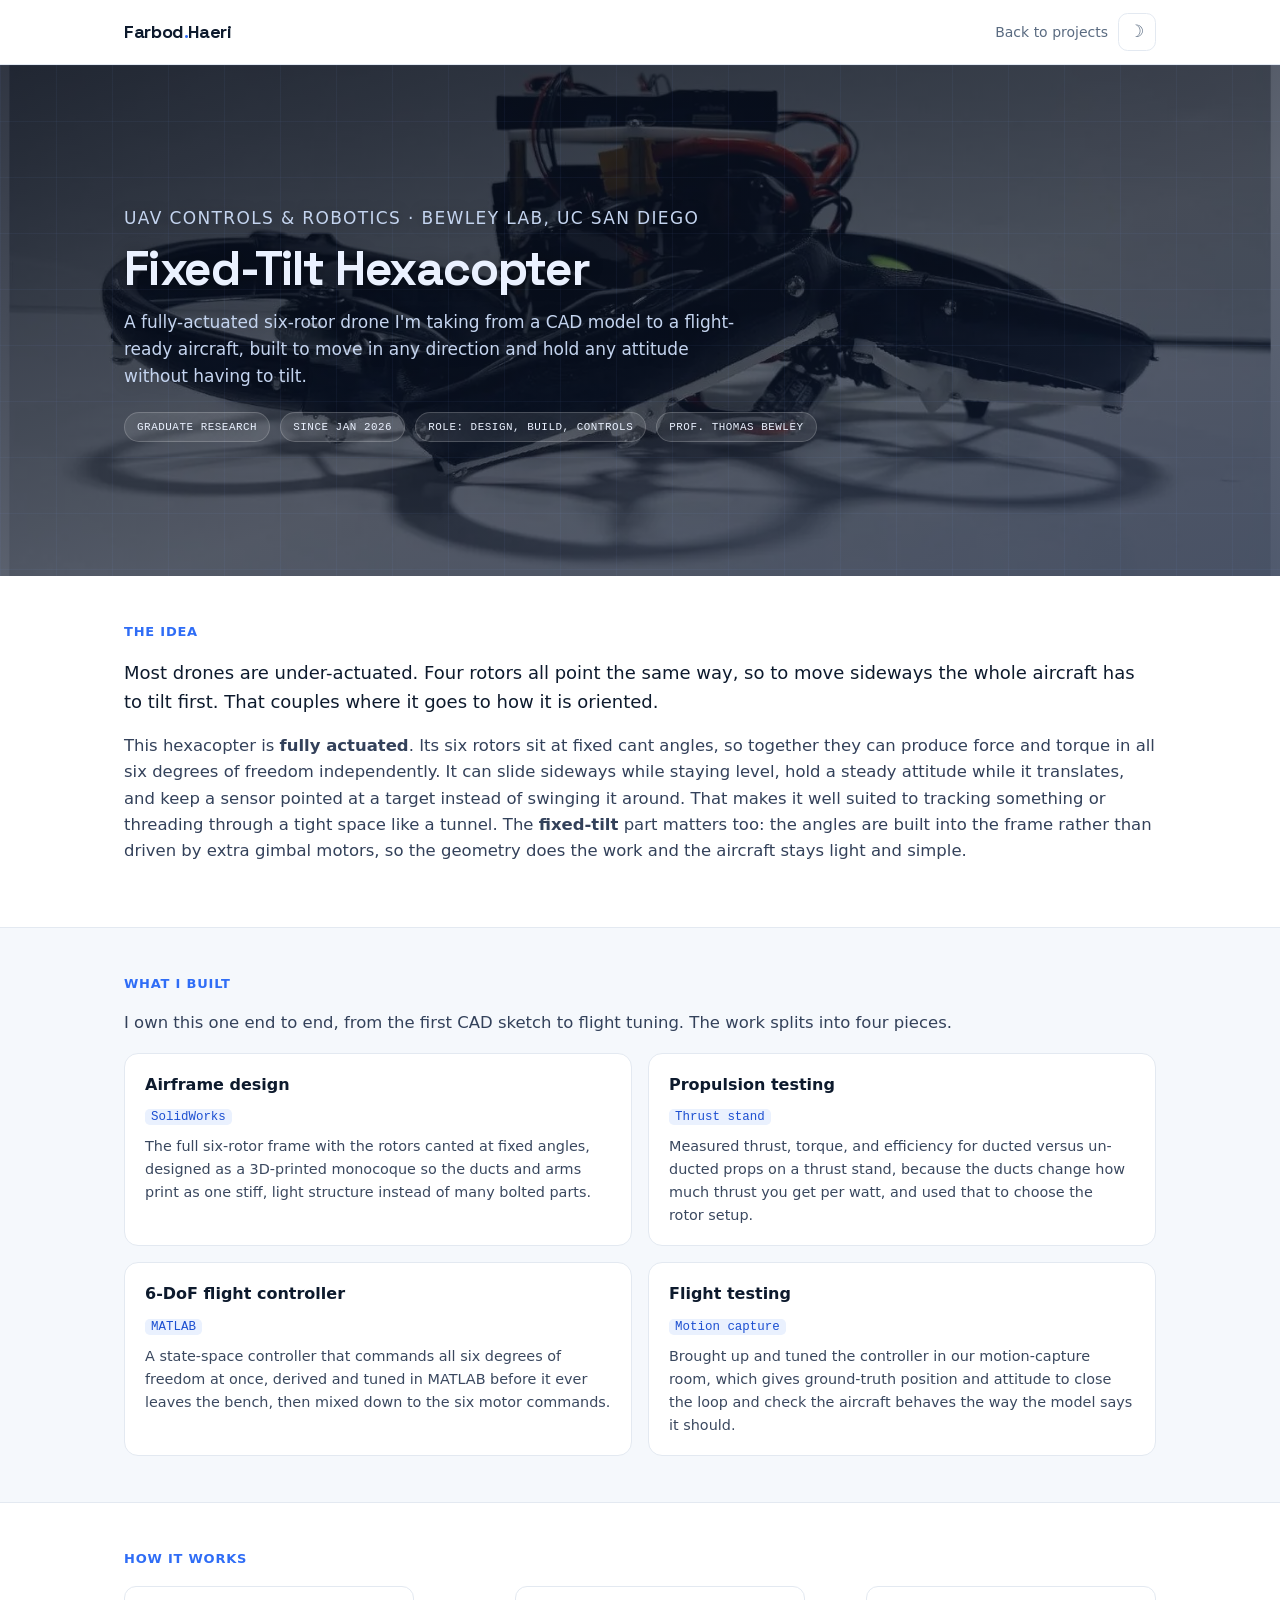
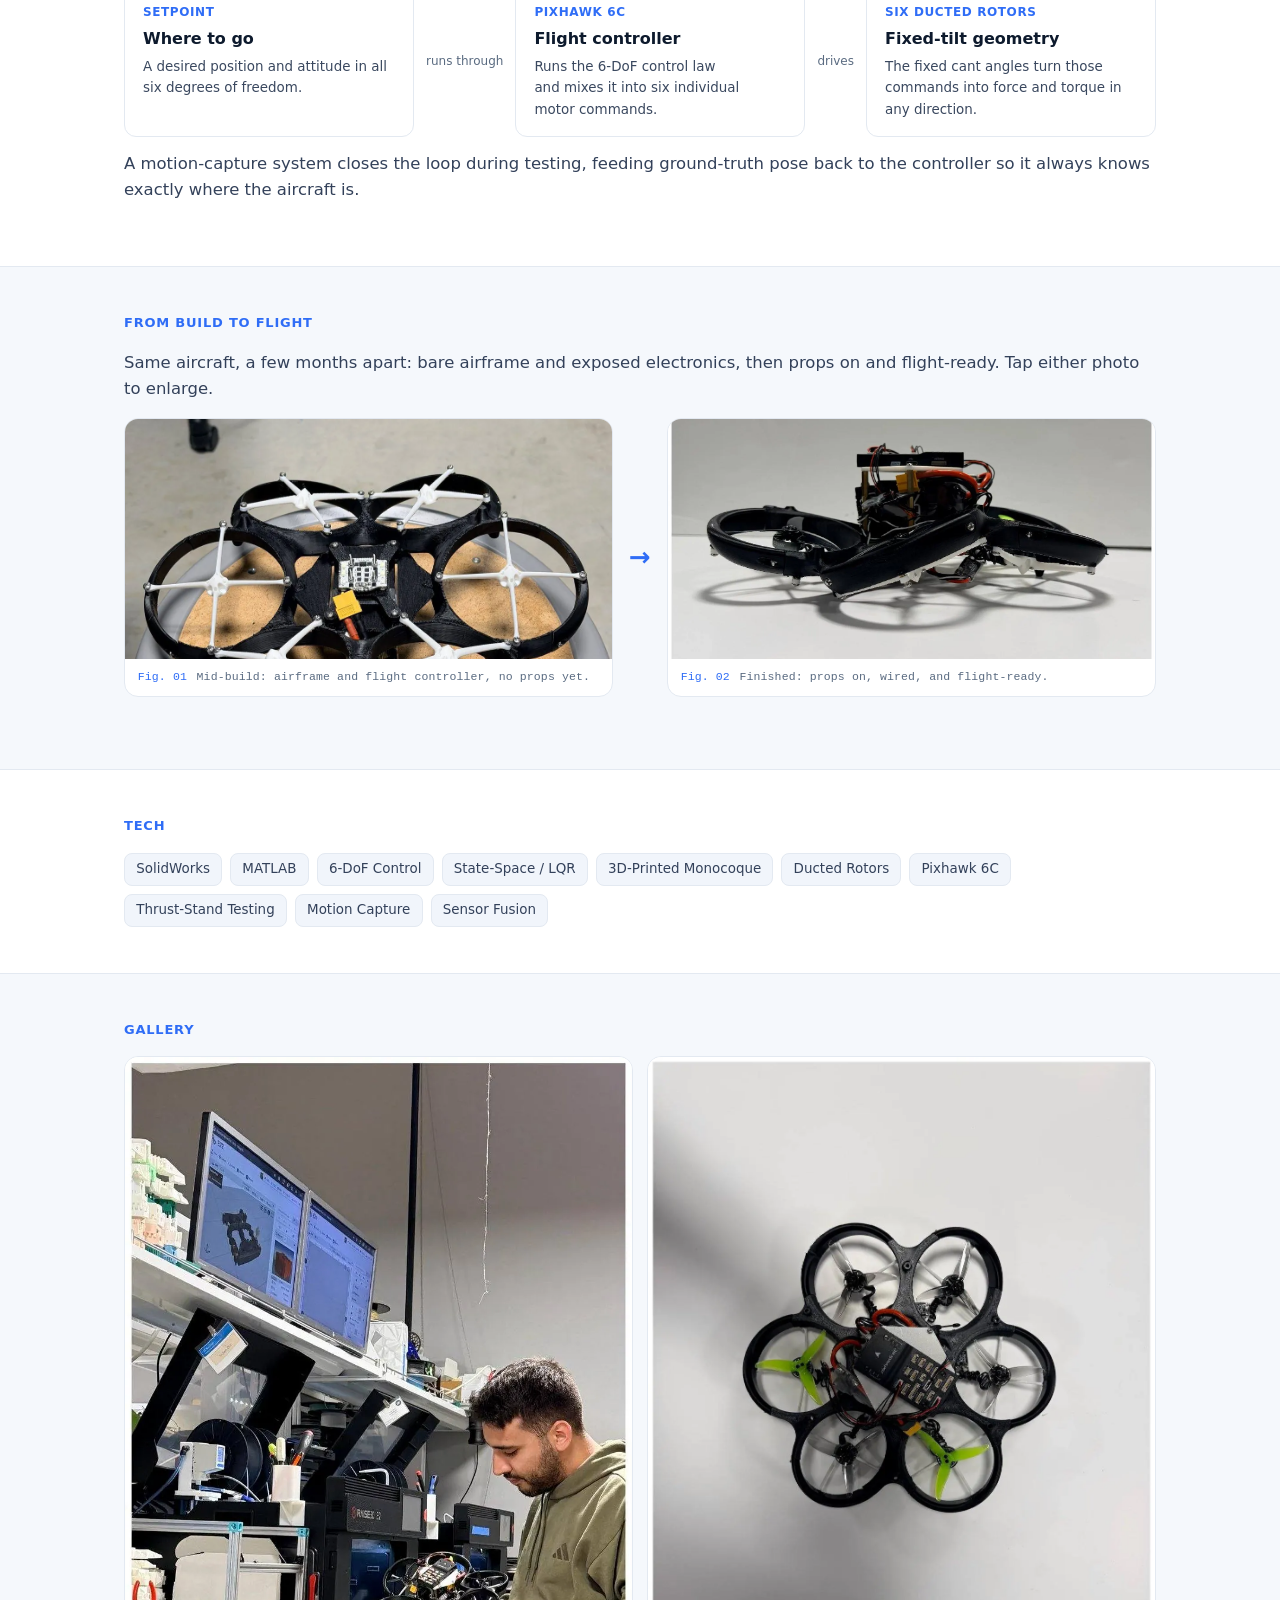
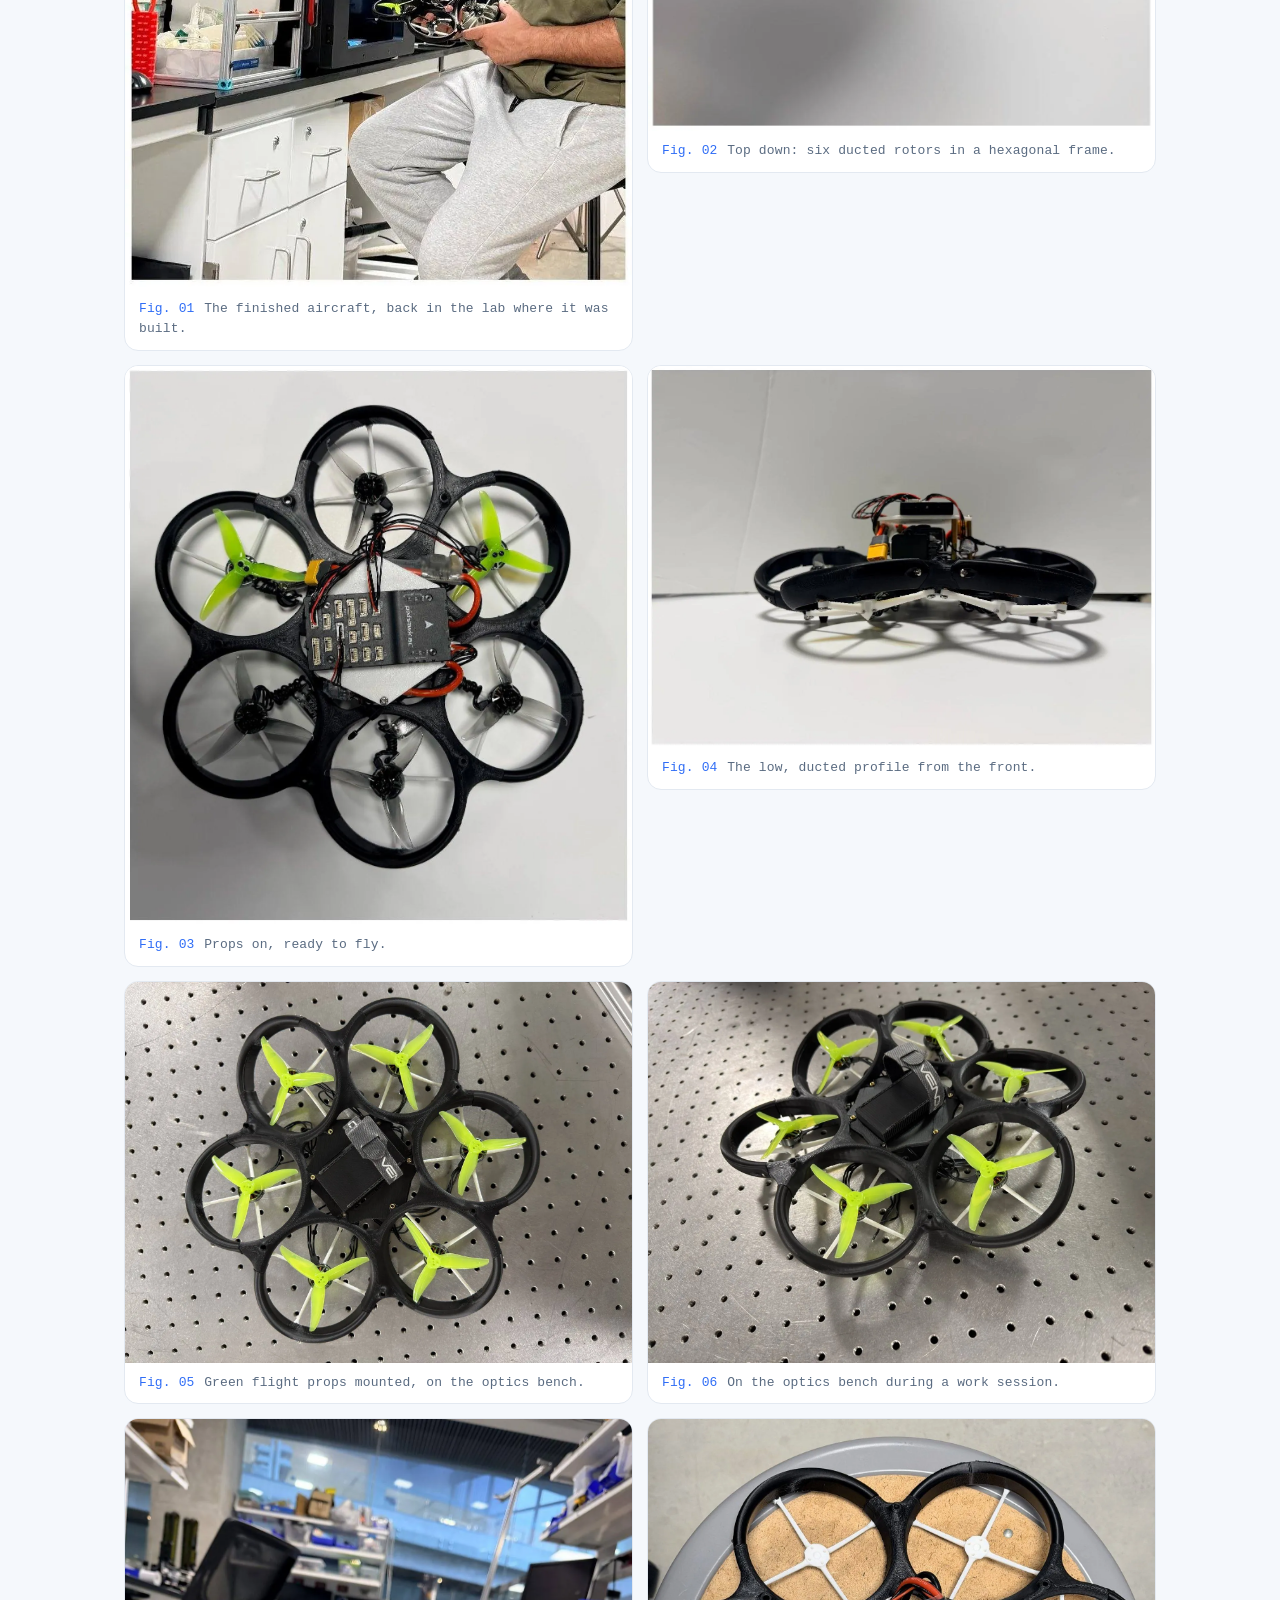
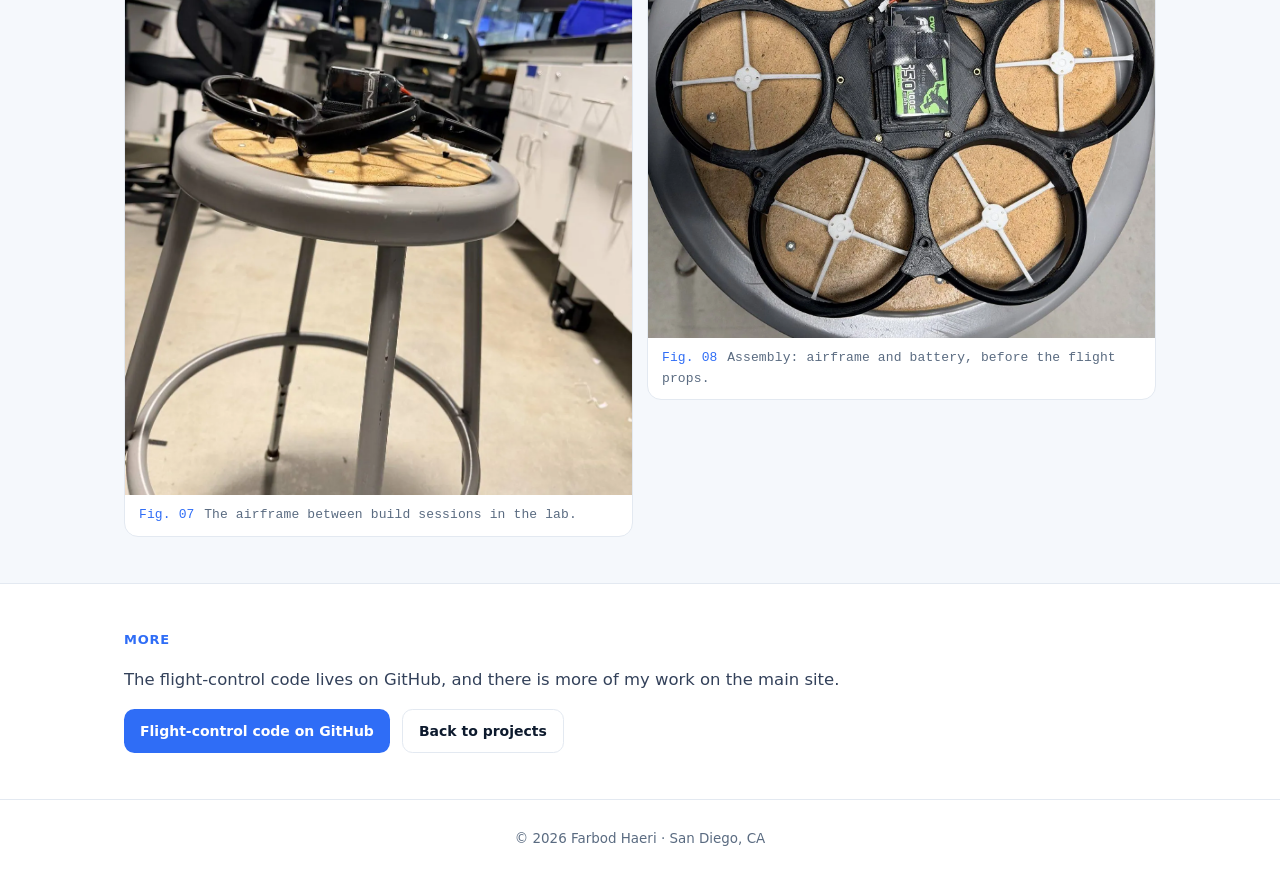
<file: drone.html>
<!DOCTYPE html>
<html lang="en">
<head>
<meta charset="UTF-8" />
<meta name="viewport" content="width=device-width, initial-scale=1.0, viewport-fit=cover" />
<title>Fixed-Tilt Hexacopter | Farbod Haeri</title>
<meta name="description" content="A fully-actuated, fixed-tilt hexacopter designed and built by Farbod Haeri in Prof. Thomas Bewley's lab at UC San Diego: CAD, a 3D-printed monocoque airframe, ducted-prop testing, and a 6-DoF flight controller." />
<link rel="canonical" href="https://farbodh.com/drone.html" />
<meta name="theme-color" content="#ffffff" />
<meta property="og:type" content="article" />
<meta property="og:url" content="https://farbodh.com/drone.html" />
<meta property="og:title" content="Fixed-Tilt Hexacopter · Farbod Haeri" />
<meta property="og:description" content="From CAD to flight-ready: a fully-actuated six-rotor drone with a 3D-printed monocoque airframe and a 6-DoF MATLAB flight controller." />
<meta property="og:image" content="https://farbodh.com/images/drone-final-persp.jpg" />
<meta name="twitter:card" content="summary_large_image" />
<link rel="icon" href="favicon.svg" type="image/svg+xml" />
<link rel="apple-touch-icon" href="apple-touch-icon.png" />
<script>(function(){try{var t=localStorage.getItem('theme');if(!t)t=window.matchMedia&&window.matchMedia('(prefers-color-scheme: dark)').matches?'dark':'light';document.documentElement.setAttribute('data-theme',t);}catch(e){}})();</script>
<link rel="preload" href="assets/fonts/space-grotesk-latin.woff2" as="font" type="font/woff2" crossorigin />
<link rel="stylesheet" href="assets/style.css" />
</head>
<body>

<header class="nav">
  <div class="wrap nav-inner">
    <a class="brand" href="index.html">Farbod<span>.</span>Haeri</a>
    <div class="nav-actions">
      <a class="back" href="index.html#projects">Back to projects</a>
      <button class="theme-toggle" type="button" aria-label="Switch between dark and light mode">
        <span class="moon" aria-hidden="true">&#9789;</span><span class="sun" aria-hidden="true">&#9788;</span>
      </button>
    </div>
  </div>
</header>

<section class="hero sub">
  <div class="hero-slides" aria-hidden="true">
    <div class="slide active"><picture>
      <source srcset="images/drone-final-side.webp" type="image/webp" />
      <img width="1500" height="1100" src="images/drone-final-side.jpg" alt="" fetchpriority="high" decoding="async" /></picture></div>
    <div class="slide"><picture>
      <source data-srcset="images/drone-final-top2.webp" type="image/webp" />
      <img width="1500" height="1130" data-src="images/drone-final-top2.jpg" alt="" decoding="async" /></picture></div>
  </div>
  <div class="hero-tint" aria-hidden="true"></div>
  <div class="wrap">
    <p class="eyebrow">UAV Controls &amp; Robotics · Bewley Lab, UC San Diego</p>
    <h1>Fixed-Tilt Hexacopter</h1>
    <p>A fully-actuated six-rotor drone I'm taking from a CAD model to a flight-ready aircraft, built to move in any direction and hold any attitude without having to tilt.</p>
    <div class="meta">
      <span>Graduate Research</span>
      <span>Since Jan 2026</span>
      <span>Role: Design, build, controls</span>
      <span>Prof. Thomas Bewley</span>
    </div>
  </div>
</section>

<main class="sub">
<section>
  <div class="wrap">
    <h2 class="kicker">The idea</h2>
    <p class="body lede">Most drones are under-actuated. Four rotors all point the same way, so to move sideways the whole aircraft has to tilt first. That couples where it goes to how it is oriented.</p>
    <p class="body">This hexacopter is <strong>fully actuated</strong>. Its six rotors sit at fixed cant angles, so together they can produce force and torque in all six degrees of freedom independently. It can slide sideways while staying level, hold a steady attitude while it translates, and keep a sensor pointed at a target instead of swinging it around. That makes it well suited to tracking something or threading through a tight space like a tunnel. The <strong>fixed-tilt</strong> part matters too: the angles are built into the frame rather than driven by extra gimbal motors, so the geometry does the work and the aircraft stays light and simple.</p>
  </div>
</section>

<section class="alt">
  <div class="wrap">
    <h2 class="kicker">What I built</h2>
    <p class="body">I own this one end to end, from the first CAD sketch to flight tuning. The work splits into four pieces.</p>
    <div class="built">
      <div class="item reveal">
        <h4>Airframe design</h4>
        <code>SolidWorks</code>
        <p>The full six-rotor frame with the rotors canted at fixed angles, designed as a 3D-printed monocoque so the ducts and arms print as one stiff, light structure instead of many bolted parts.</p>
      </div>
      <div class="item reveal">
        <h4>Propulsion testing</h4>
        <code>Thrust stand</code>
        <p>Measured thrust, torque, and efficiency for ducted versus un-ducted props on a thrust stand, because the ducts change how much thrust you get per watt, and used that to choose the rotor setup.</p>
      </div>
      <div class="item reveal">
        <h4>6-DoF flight controller</h4>
        <code>MATLAB</code>
        <p>A state-space controller that commands all six degrees of freedom at once, derived and tuned in MATLAB before it ever leaves the bench, then mixed down to the six motor commands.</p>
      </div>
      <div class="item reveal">
        <h4>Flight testing</h4>
        <code>Motion capture</code>
        <p>Brought up and tuned the controller in our motion-capture room, which gives ground-truth position and attitude to close the loop and check the aircraft behaves the way the model says it should.</p>
      </div>
    </div>
  </div>
</section>

<section>
  <div class="wrap">
    <h2 class="kicker">How it works</h2>
    <div class="flow">
      <div class="node reveal">
        <div class="k">Setpoint</div>
        <h4>Where to go</h4>
        <p>A desired position and attitude in all six degrees of freedom.</p>
      </div>
      <div class="link">runs through</div>
      <div class="node reveal">
        <div class="k">Pixhawk 6C</div>
        <h4>Flight controller</h4>
        <p>Runs the 6-DoF control law and mixes it into six individual motor commands.</p>
      </div>
      <div class="link">drives</div>
      <div class="node reveal">
        <div class="k">Six ducted rotors</div>
        <h4>Fixed-tilt geometry</h4>
        <p>The fixed cant angles turn those commands into force and torque in any direction.</p>
      </div>
    </div>
    <p class="body" style="margin-top:14px">A motion-capture system closes the loop during testing, feeding ground-truth pose back to the controller so it always knows exactly where the aircraft is.</p>
  </div>
</section>

<section class="alt">
  <div class="wrap">
    <h2 class="kicker">From build to flight</h2>
    <p class="body">Same aircraft, a few months apart: bare airframe and exposed electronics, then props on and flight-ready. Tap either photo to enlarge.</p>
    <div class="ba">
      <figure><picture>
        <source srcset="images/drone-build-1.webp" type="image/webp" />
        <img width="1125" height="1500" loading="lazy" decoding="async" src="images/drone-build-1.jpg" alt="The drone mid-build, bare airframe with the flight controller exposed" /></picture><figcaption>Mid-build: airframe and flight controller, no props yet.</figcaption></figure>
      <span class="arrow" aria-hidden="true">&rarr;</span>
      <figure><picture>
        <source srcset="images/drone-final-side.webp" type="image/webp" />
        <img width="1500" height="1100" loading="lazy" decoding="async" src="images/drone-final-side.jpg" alt="The finished drone from the side, props mounted and flight-ready" /></picture><figcaption>Finished: props on, wired, and flight-ready.</figcaption></figure>
    </div>
  </div>
</section>

<section>
  <div class="wrap">
    <h2 class="kicker">Tech</h2>
    <div class="chips">
      <span>SolidWorks</span><span>MATLAB</span><span>6-DoF Control</span><span>State-Space / LQR</span><span>3D-Printed Monocoque</span><span>Ducted Rotors</span><span>Pixhawk 6C</span><span>Thrust-Stand Testing</span><span>Motion Capture</span><span>Sensor Fusion</span>
    </div>
  </div>
</section>

<section class="alt">
  <div class="wrap">
    <h2 class="kicker">Gallery</h2>
    <div class="gallery">
      <figure class="reveal"><picture>
        <source srcset="images/drone-final-hold.webp" type="image/webp" />
        <img width="854" height="1400" loading="lazy" decoding="async" src="images/drone-final-hold.jpg" alt="Farbod holding the finished hexacopter in the lab" /></picture><figcaption>The finished aircraft, back in the lab where it was built.</figcaption></figure>
      <figure class="reveal"><picture>
        <source srcset="images/drone-final-top.webp" type="image/webp" />
        <img width="1129" height="1500" loading="lazy" decoding="async" src="images/drone-final-top.jpg" alt="Top-down view of the finished six-rotor drone" /></picture><figcaption>Top down: six ducted rotors in a hexagonal frame.</figcaption></figure>
      <figure class="reveal"><picture>
        <source srcset="images/drone-final-persp.webp" type="image/webp" />
        <img width="1251" height="1380" loading="lazy" decoding="async" src="images/drone-final-persp.jpg" alt="The finished drone at an angle, props mounted" /></picture><figcaption>Props on, ready to fly.</figcaption></figure>
      <figure class="reveal"><picture>
        <source srcset="images/drone-final-front.webp" type="image/webp" />
        <img width="1500" height="1131" loading="lazy" decoding="async" src="images/drone-final-front.jpg" alt="Front view of the finished drone" /></picture><figcaption>The low, ducted profile from the front.</figcaption></figure>
      <figure class="reveal"><picture>
        <source srcset="images/drone-green-top.webp" type="image/webp" />
        <img width="1600" height="1200" loading="lazy" decoding="async" src="images/drone-green-top.jpg" alt="Top-down view with green flight props on the optics bench" /></picture><figcaption>Green flight props mounted, on the optics bench.</figcaption></figure>
      <figure class="reveal"><picture>
        <source srcset="images/drone-green-1.webp" type="image/webp" />
        <img width="1600" height="1200" loading="lazy" decoding="async" src="images/drone-green-1.jpg" alt="The drone on the optics bench" /></picture><figcaption>On the optics bench during a work session.</figcaption></figure>
      <figure class="reveal"><picture>
        <source srcset="images/drone-lab.webp" type="image/webp" />
        <img width="1125" height="1500" loading="lazy" decoding="async" src="images/drone-lab.jpg" alt="The bare airframe on a stool in the lab" /></picture><figcaption>The airframe between build sessions in the lab.</figcaption></figure>
      <figure class="reveal"><picture>
        <source srcset="images/drone-build-top.webp" type="image/webp" />
        <img width="1467" height="1500" loading="lazy" decoding="async" src="images/drone-build-top.jpg" alt="Top-down of the airframe during assembly" /></picture><figcaption>Assembly: airframe and battery, before the flight props.</figcaption></figure>
    </div>
  </div>
</section>

<section>
  <div class="wrap">
    <h2 class="kicker">More</h2>
    <p class="body">The flight-control code lives on GitHub, and there is more of my work on the main site.</p>
    <div class="links-row">
      <a class="btn" href="https://github.com/Farbod97/Vortahex-Flight-Control" target="_blank" rel="noopener">Flight-control code on GitHub</a>
      <a class="btn ghost" href="index.html#projects">Back to projects</a>
    </div>
  </div>
</section>
</main>

<footer class="center">
  <div class="wrap">© <span id="yr"></span> Farbod Haeri · San Diego, CA</div>
</footer>
<script src="assets/site.js" defer></script>
</body>
</html>
</file>
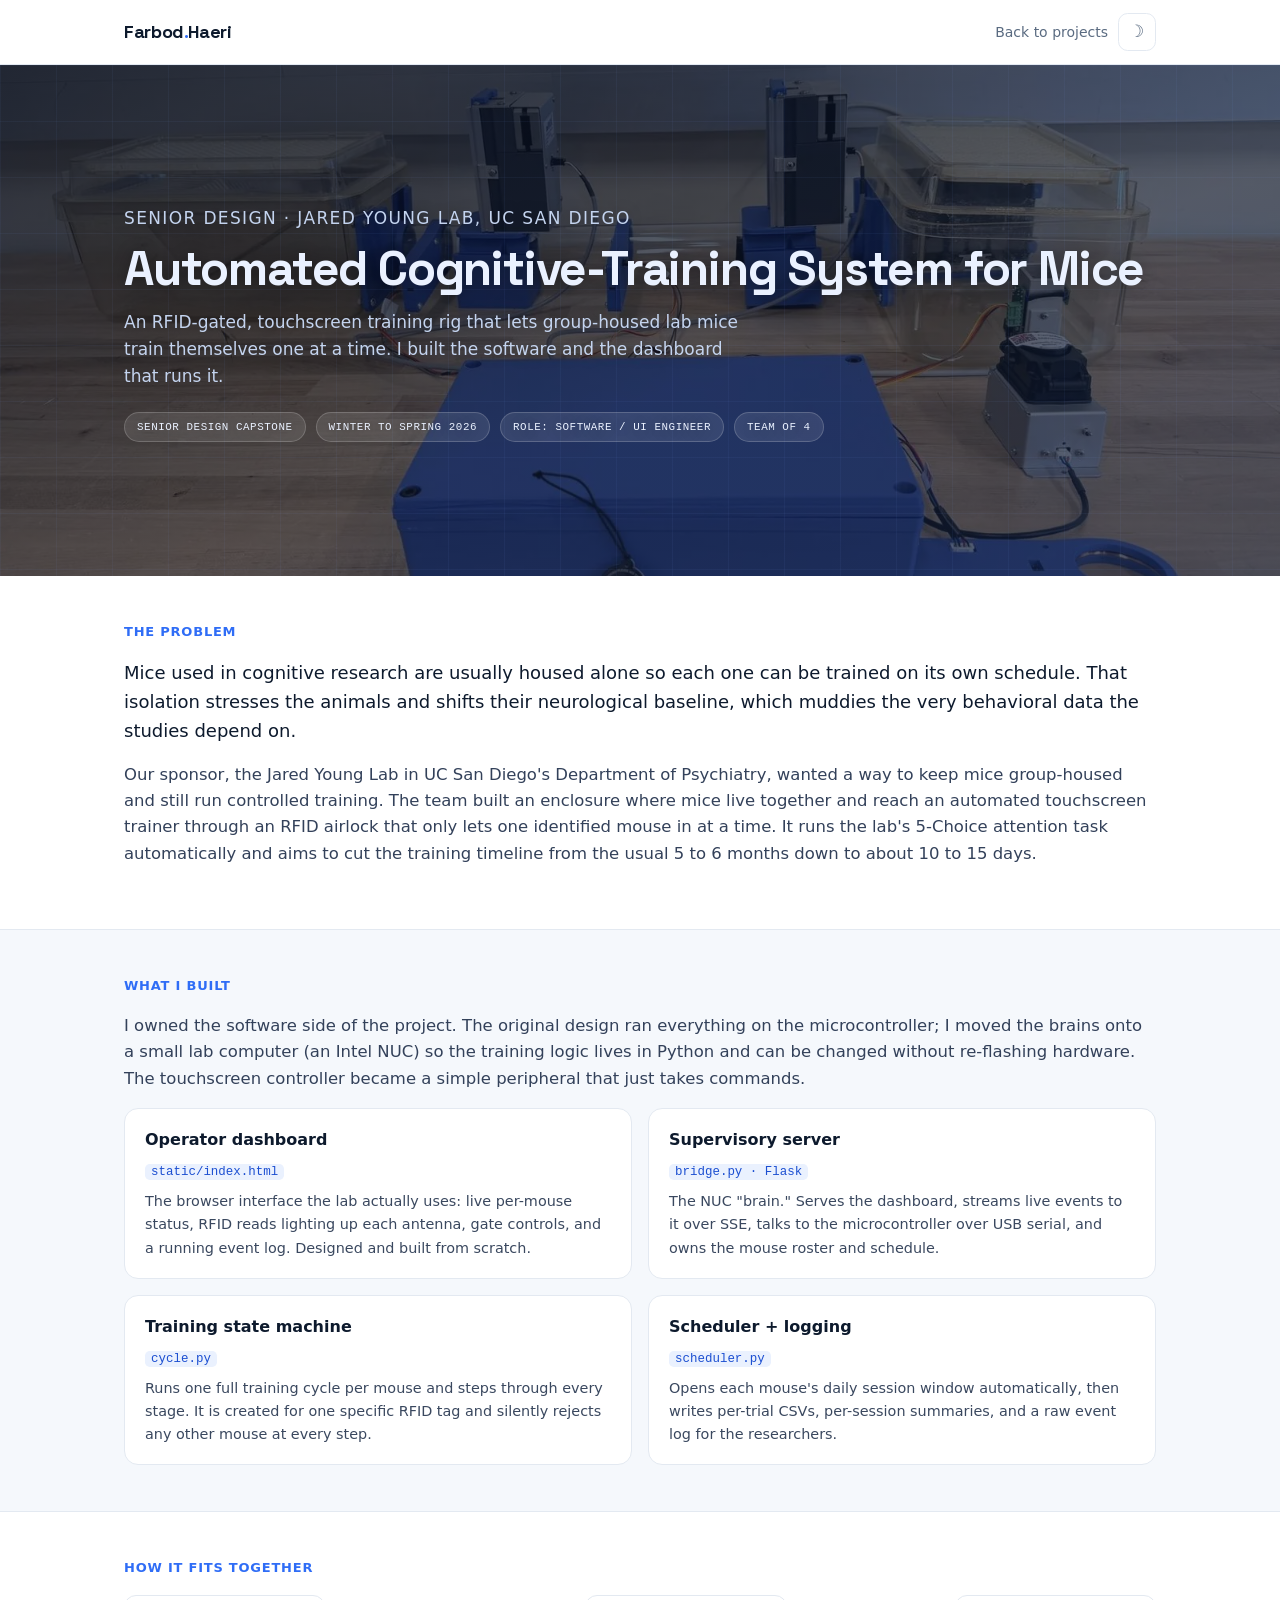
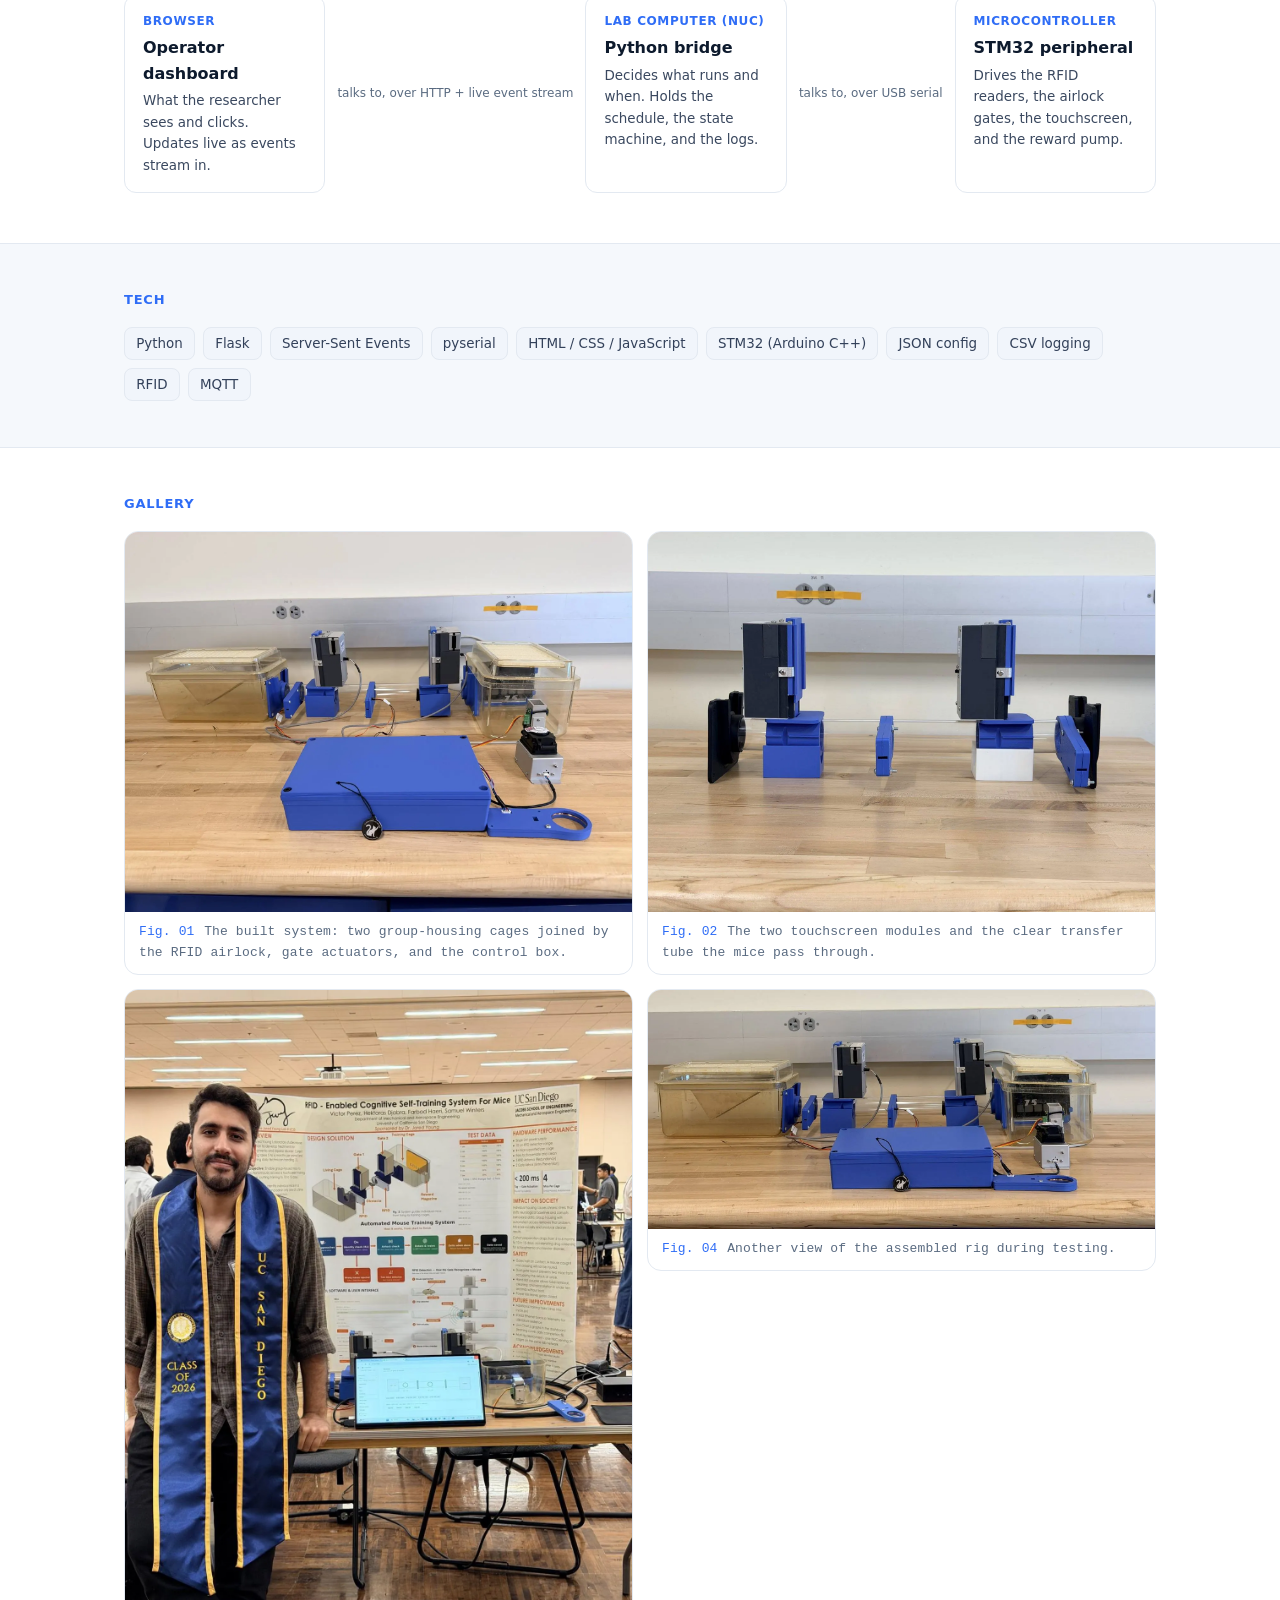
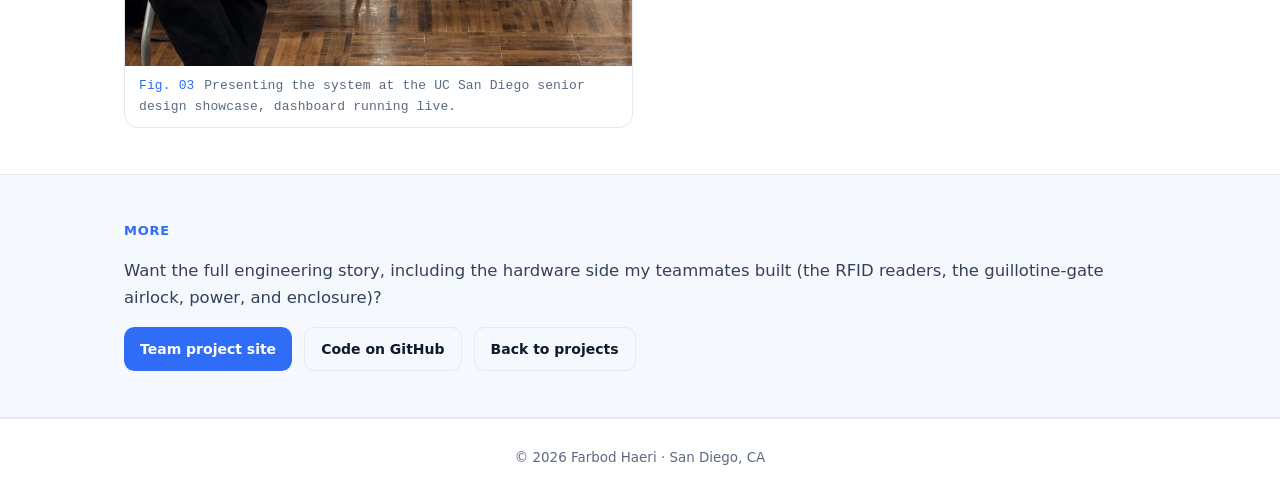
<file: mouse-system.html>
<!DOCTYPE html>
<html lang="en">
<head>
<meta charset="UTF-8" />
<meta name="viewport" content="width=device-width, initial-scale=1.0, viewport-fit=cover" />
<title>Automated Mouse Cognitive-Training System | Farbod Haeri</title>
<meta name="description" content="An RFID-gated touchscreen training rig for group-housed lab mice, built as Farbod Haeri's senior capstone at UC San Diego: Python/Flask supervisor, live operator dashboard, and an STM32 hardware peripheral." />
<link rel="canonical" href="https://farbodh.com/mouse-system.html" />
<meta name="theme-color" content="#ffffff" />
<meta property="og:type" content="article" />
<meta property="og:url" content="https://farbodh.com/mouse-system.html" />
<meta property="og:title" content="Automated Mouse Cognitive-Training System · Farbod Haeri" />
<meta property="og:description" content="An RFID-gated touchscreen rig that lets group-housed lab mice train themselves. Python/Flask brain, live dashboard, STM32 peripheral." />
<meta property="og:image" content="https://farbodh.com/images/mouse-rig.jpg" />
<meta name="twitter:card" content="summary_large_image" />
<link rel="icon" href="favicon.svg" type="image/svg+xml" />
<link rel="apple-touch-icon" href="apple-touch-icon.png" />
<script>(function(){try{var t=localStorage.getItem('theme');if(!t)t=window.matchMedia&&window.matchMedia('(prefers-color-scheme: dark)').matches?'dark':'light';document.documentElement.setAttribute('data-theme',t);}catch(e){}})();</script>
<link rel="preload" href="assets/fonts/space-grotesk-latin.woff2" as="font" type="font/woff2" crossorigin />
<link rel="stylesheet" href="assets/style.css" />
</head>
<body>

<header class="nav">
  <div class="wrap nav-inner">
    <a class="brand" href="index.html">Farbod<span>.</span>Haeri</a>
    <div class="nav-actions">
      <a class="back" href="index.html#projects">Back to projects</a>
      <button class="theme-toggle" type="button" aria-label="Switch between dark and light mode">
        <span class="moon" aria-hidden="true">&#9789;</span><span class="sun" aria-hidden="true">&#9788;</span>
      </button>
    </div>
  </div>
</header>

<section class="hero sub">
  <div class="hero-slides" aria-hidden="true">
    <div class="slide active"><picture>
      <source srcset="images/mouse-rig.webp" type="image/webp" />
      <img width="1600" height="1200" src="images/mouse-rig.jpg" alt="" fetchpriority="high" decoding="async" /></picture></div>
    <div class="slide"><picture>
      <source data-srcset="images/mouse-modules.webp" type="image/webp" />
      <img width="1600" height="1200" data-src="images/mouse-modules.jpg" alt="" decoding="async" /></picture></div>
  </div>
  <div class="hero-tint" aria-hidden="true"></div>
  <div class="wrap">
    <p class="eyebrow">Senior Design · Jared Young Lab, UC San Diego</p>
    <h1>Automated Cognitive-Training System for Mice</h1>
    <p>An RFID-gated, touchscreen training rig that lets group-housed lab mice train themselves one at a time. I built the software and the dashboard that runs it.</p>
    <div class="meta">
      <span>Senior Design Capstone</span>
      <span>Winter to Spring 2026</span>
      <span>Role: Software / UI Engineer</span>
      <span>Team of 4</span>
    </div>
  </div>
</section>

<main class="sub">
<section>
  <div class="wrap">
    <h2 class="kicker">The problem</h2>
    <p class="body lede">Mice used in cognitive research are usually housed alone so each one can be trained on its own schedule. That isolation stresses the animals and shifts their neurological baseline, which muddies the very behavioral data the studies depend on.</p>
    <p class="body">Our sponsor, the Jared Young Lab in UC San Diego's Department of Psychiatry, wanted a way to keep mice group-housed and still run controlled training. The team built an enclosure where mice live together and reach an automated touchscreen trainer through an RFID airlock that only lets one identified mouse in at a time. It runs the lab's 5-Choice attention task automatically and aims to cut the training timeline from the usual 5 to 6 months down to about 10 to 15 days.</p>
  </div>
</section>

<section class="alt">
  <div class="wrap">
    <h2 class="kicker">What I built</h2>
    <p class="body">I owned the software side of the project. The original design ran everything on the microcontroller; I moved the brains onto a small lab computer (an Intel NUC) so the training logic lives in Python and can be changed without re-flashing hardware. The touchscreen controller became a simple peripheral that just takes commands.</p>
    <div class="built">
      <div class="item reveal">
        <h4>Operator dashboard</h4>
        <code>static/index.html</code>
        <p>The browser interface the lab actually uses: live per-mouse status, RFID reads lighting up each antenna, gate controls, and a running event log. Designed and built from scratch.</p>
      </div>
      <div class="item reveal">
        <h4>Supervisory server</h4>
        <code>bridge.py · Flask</code>
        <p>The NUC "brain." Serves the dashboard, streams live events to it over SSE, talks to the microcontroller over USB serial, and owns the mouse roster and schedule.</p>
      </div>
      <div class="item reveal">
        <h4>Training state machine</h4>
        <code>cycle.py</code>
        <p>Runs one full training cycle per mouse and steps through every stage. It is created for one specific RFID tag and silently rejects any other mouse at every step.</p>
      </div>
      <div class="item reveal">
        <h4>Scheduler + logging</h4>
        <code>scheduler.py</code>
        <p>Opens each mouse's daily session window automatically, then writes per-trial CSVs, per-session summaries, and a raw event log for the researchers.</p>
      </div>
    </div>
  </div>
</section>

<section>
  <div class="wrap">
    <h2 class="kicker">How it fits together</h2>
    <div class="flow">
      <div class="node reveal">
        <div class="k">Browser</div>
        <h4>Operator dashboard</h4>
        <p>What the researcher sees and clicks. Updates live as events stream in.</p>
      </div>
      <div class="link">talks to, over HTTP + live event stream</div>
      <div class="node reveal">
        <div class="k">Lab computer (NUC)</div>
        <h4>Python bridge</h4>
        <p>Decides what runs and when. Holds the schedule, the state machine, and the logs.</p>
      </div>
      <div class="link">talks to, over USB serial</div>
      <div class="node reveal">
        <div class="k">Microcontroller</div>
        <h4>STM32 peripheral</h4>
        <p>Drives the RFID readers, the airlock gates, the touchscreen, and the reward pump.</p>
      </div>
    </div>
  </div>
</section>

<section class="alt">
  <div class="wrap">
    <h2 class="kicker">Tech</h2>
    <div class="chips">
      <span>Python</span><span>Flask</span><span>Server-Sent Events</span><span>pyserial</span><span>HTML / CSS / JavaScript</span><span>STM32 (Arduino C++)</span><span>JSON config</span><span>CSV logging</span><span>RFID</span><span>MQTT</span>
    </div>
  </div>
</section>

<section>
  <div class="wrap">
    <h2 class="kicker">Gallery</h2>
    <div class="gallery">
      <figure class="reveal"><picture>
        <source srcset="images/mouse-rig.webp" type="image/webp" />
        <img width="1600" height="1200" loading="lazy" decoding="async" src="images/mouse-rig.jpg" alt="The full mouse-training rig: two cages joined by the RFID airlock and gate actuators" /></picture><figcaption>The built system: two group-housing cages joined by the RFID airlock, gate actuators, and the control box.</figcaption></figure>
      <figure class="reveal"><picture>
        <source srcset="images/mouse-modules.webp" type="image/webp" />
        <img width="1600" height="1200" loading="lazy" decoding="async" src="images/mouse-modules.jpg" alt="The two touchscreen modules linked by the transfer tube" /></picture><figcaption>The two touchscreen modules and the clear transfer tube the mice pass through.</figcaption></figure>
      <figure class="reveal"><picture>
        <source srcset="images/mouse-system-1.webp" type="image/webp" />
        <img width="1200" height="1600" loading="lazy" decoding="async" src="images/mouse-system-1.jpg" alt="Farbod presenting the project at the senior design showcase" /></picture><figcaption>Presenting the system at the UC San Diego senior design showcase, dashboard running live.</figcaption></figure>
      <figure class="reveal"><picture>
        <source srcset="images/mouse-system-2.webp" type="image/webp" />
        <img width="1600" height="756" loading="lazy" decoding="async" src="images/mouse-system-2.jpg" alt="Another view of the assembled training rig" /></picture><figcaption>Another view of the assembled rig during testing.</figcaption></figure>
    </div>
  </div>
</section>

<section class="alt">
  <div class="wrap">
    <h2 class="kicker">More</h2>
    <p class="body">Want the full engineering story, including the hardware side my teammates built (the RFID readers, the guillotine-gate airlock, power, and enclosure)?</p>
    <div class="links-row">
      <a class="btn" href="https://sites.google.com/eng.ucsd.edu/mae156b-2026spring-team13/home" target="_blank" rel="noopener">Team project site</a>
      <a class="btn ghost" href="https://github.com/Farbod97/Mouse-traning-system" target="_blank" rel="noopener">Code on GitHub</a>
      <a class="btn ghost" href="index.html#projects">Back to projects</a>
    </div>
  </div>
</section>
</main>

<footer class="center">
  <div class="wrap">© <span id="yr"></span> Farbod Haeri · San Diego, CA</div>
</footer>
<script src="assets/site.js" defer></script>
</body>
</html>
</file>
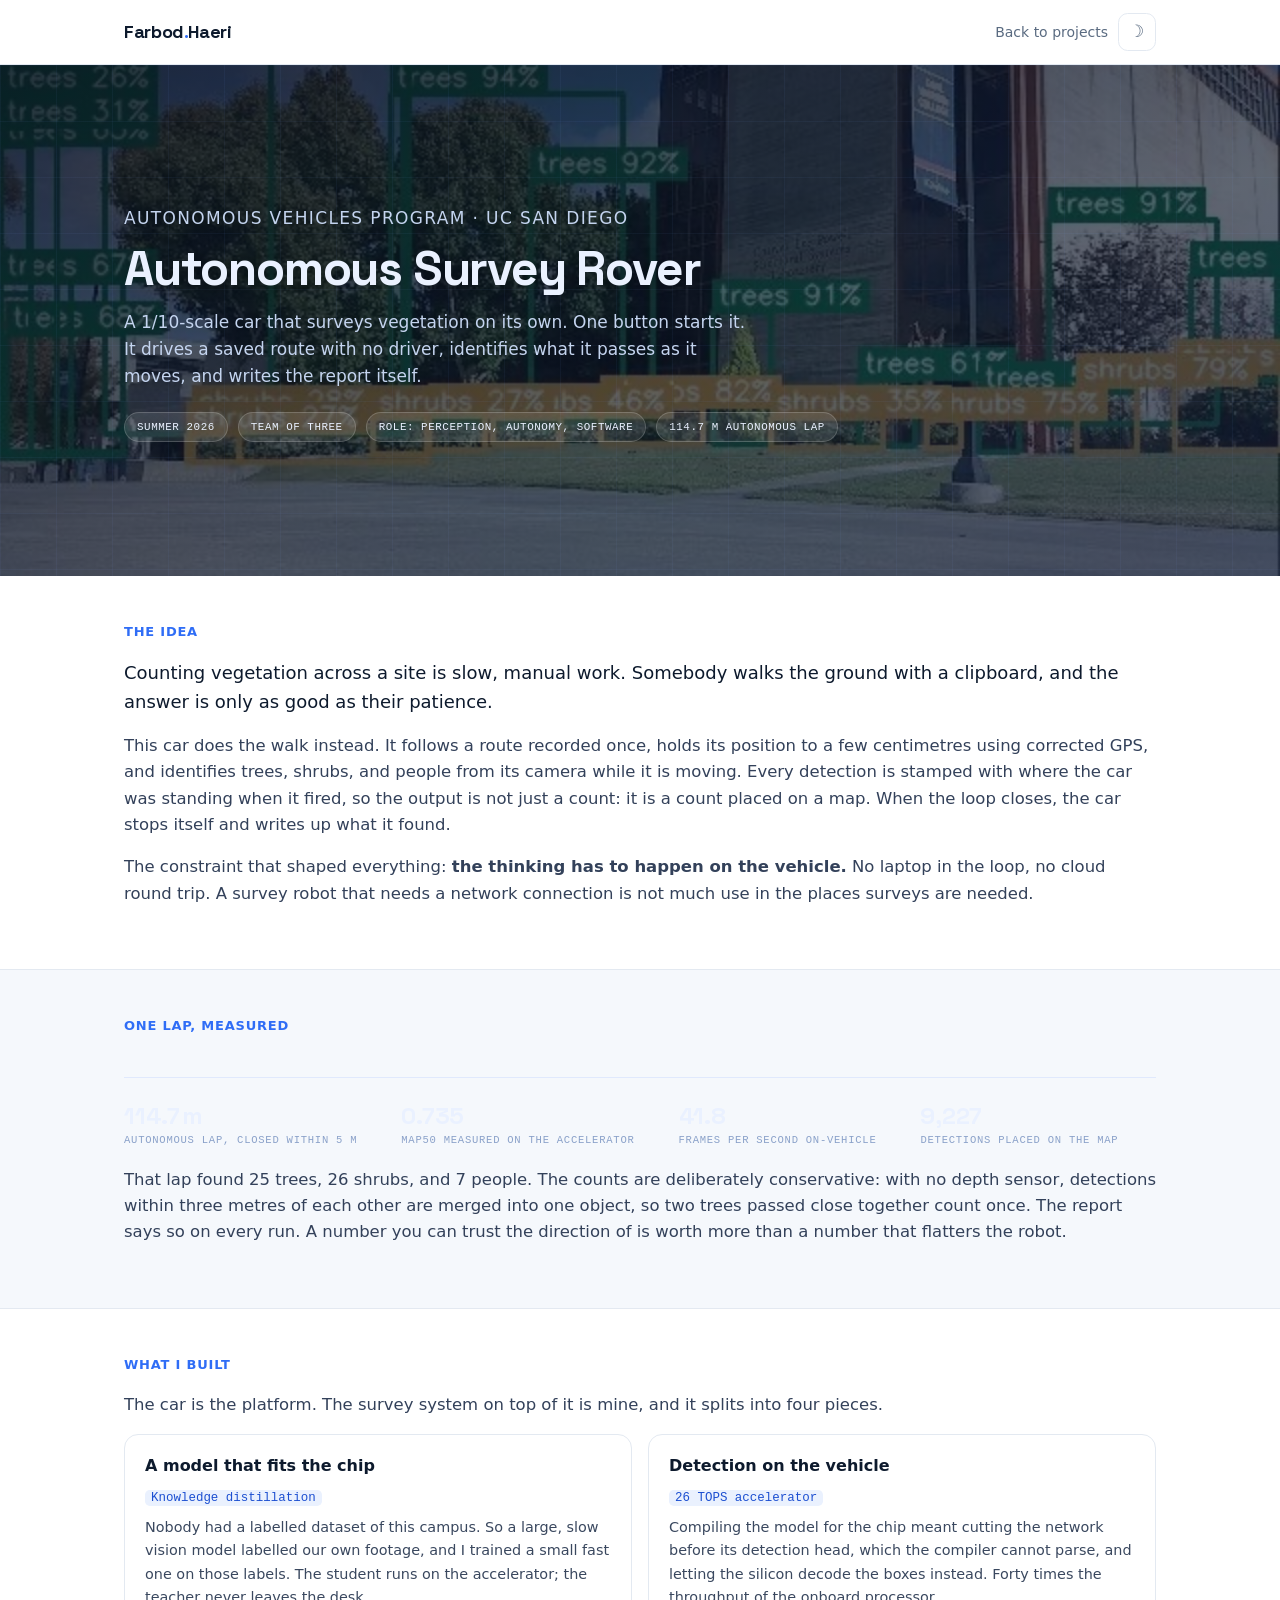
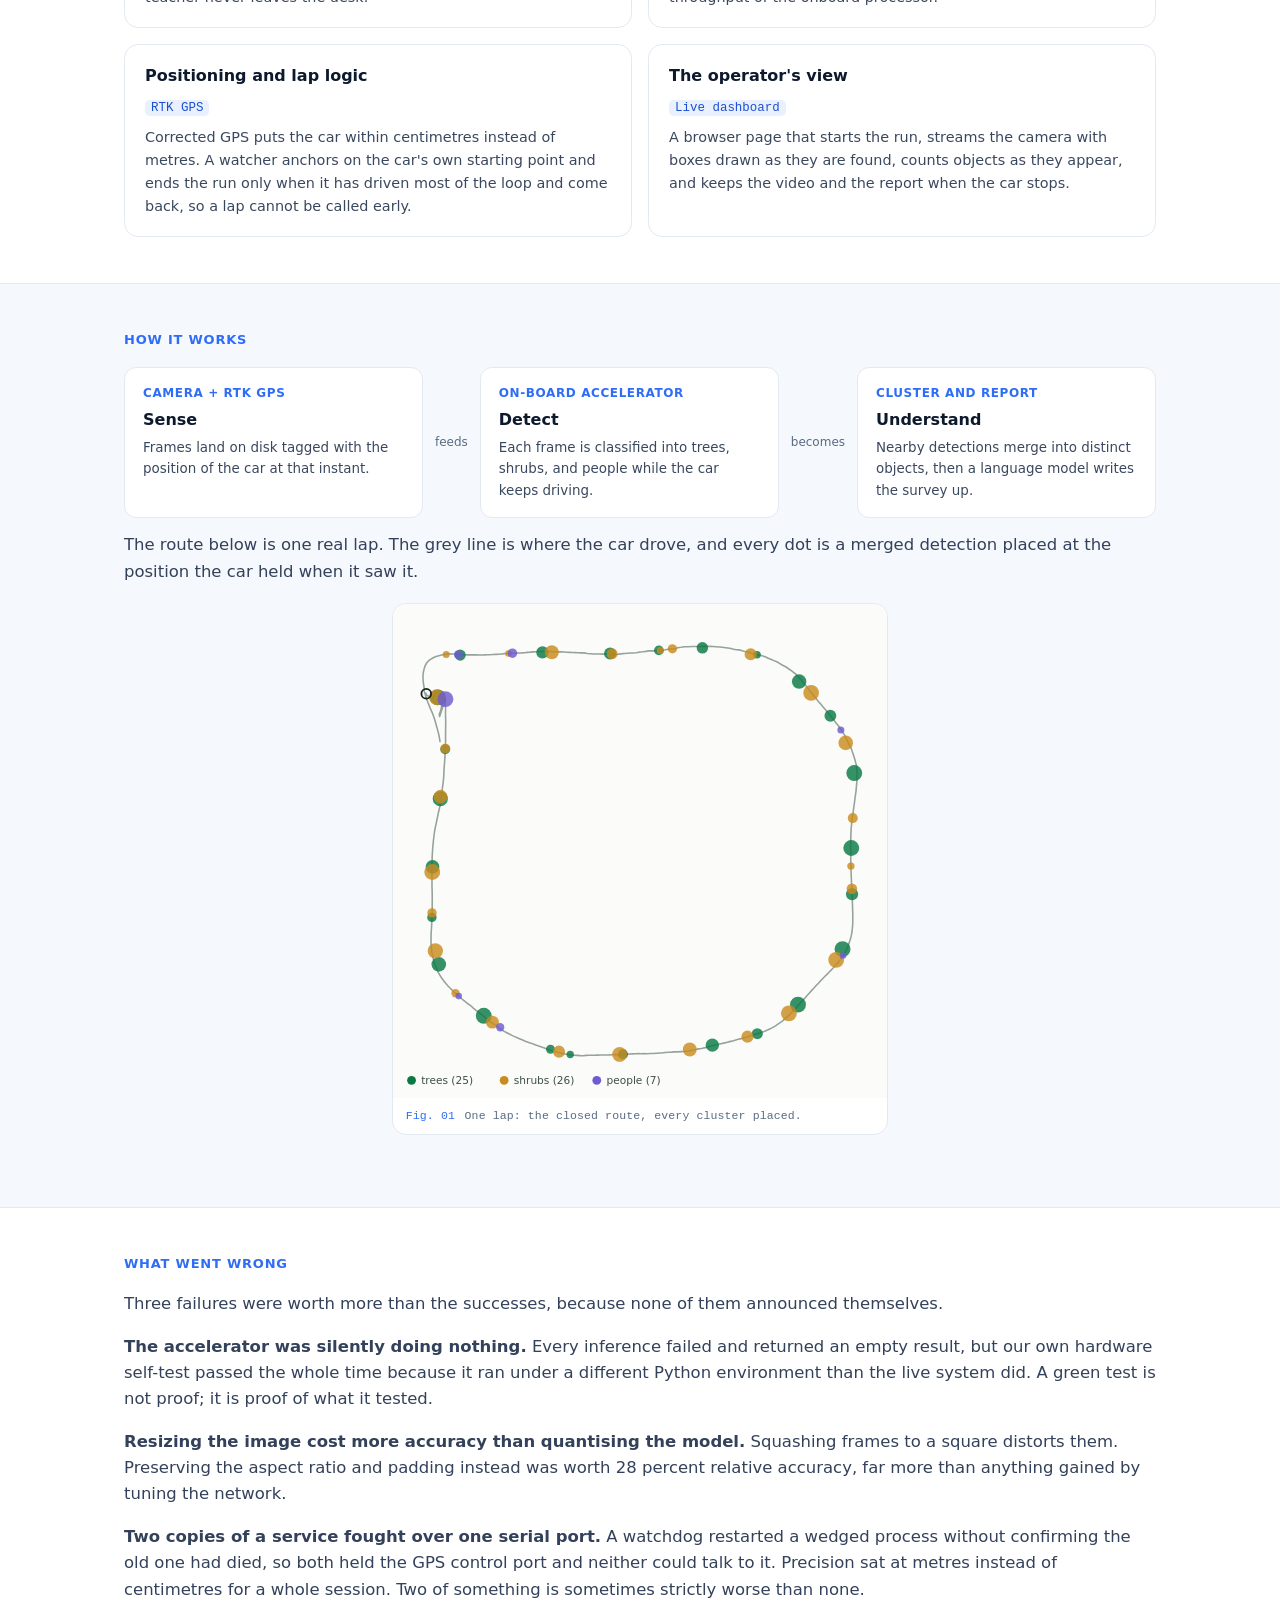
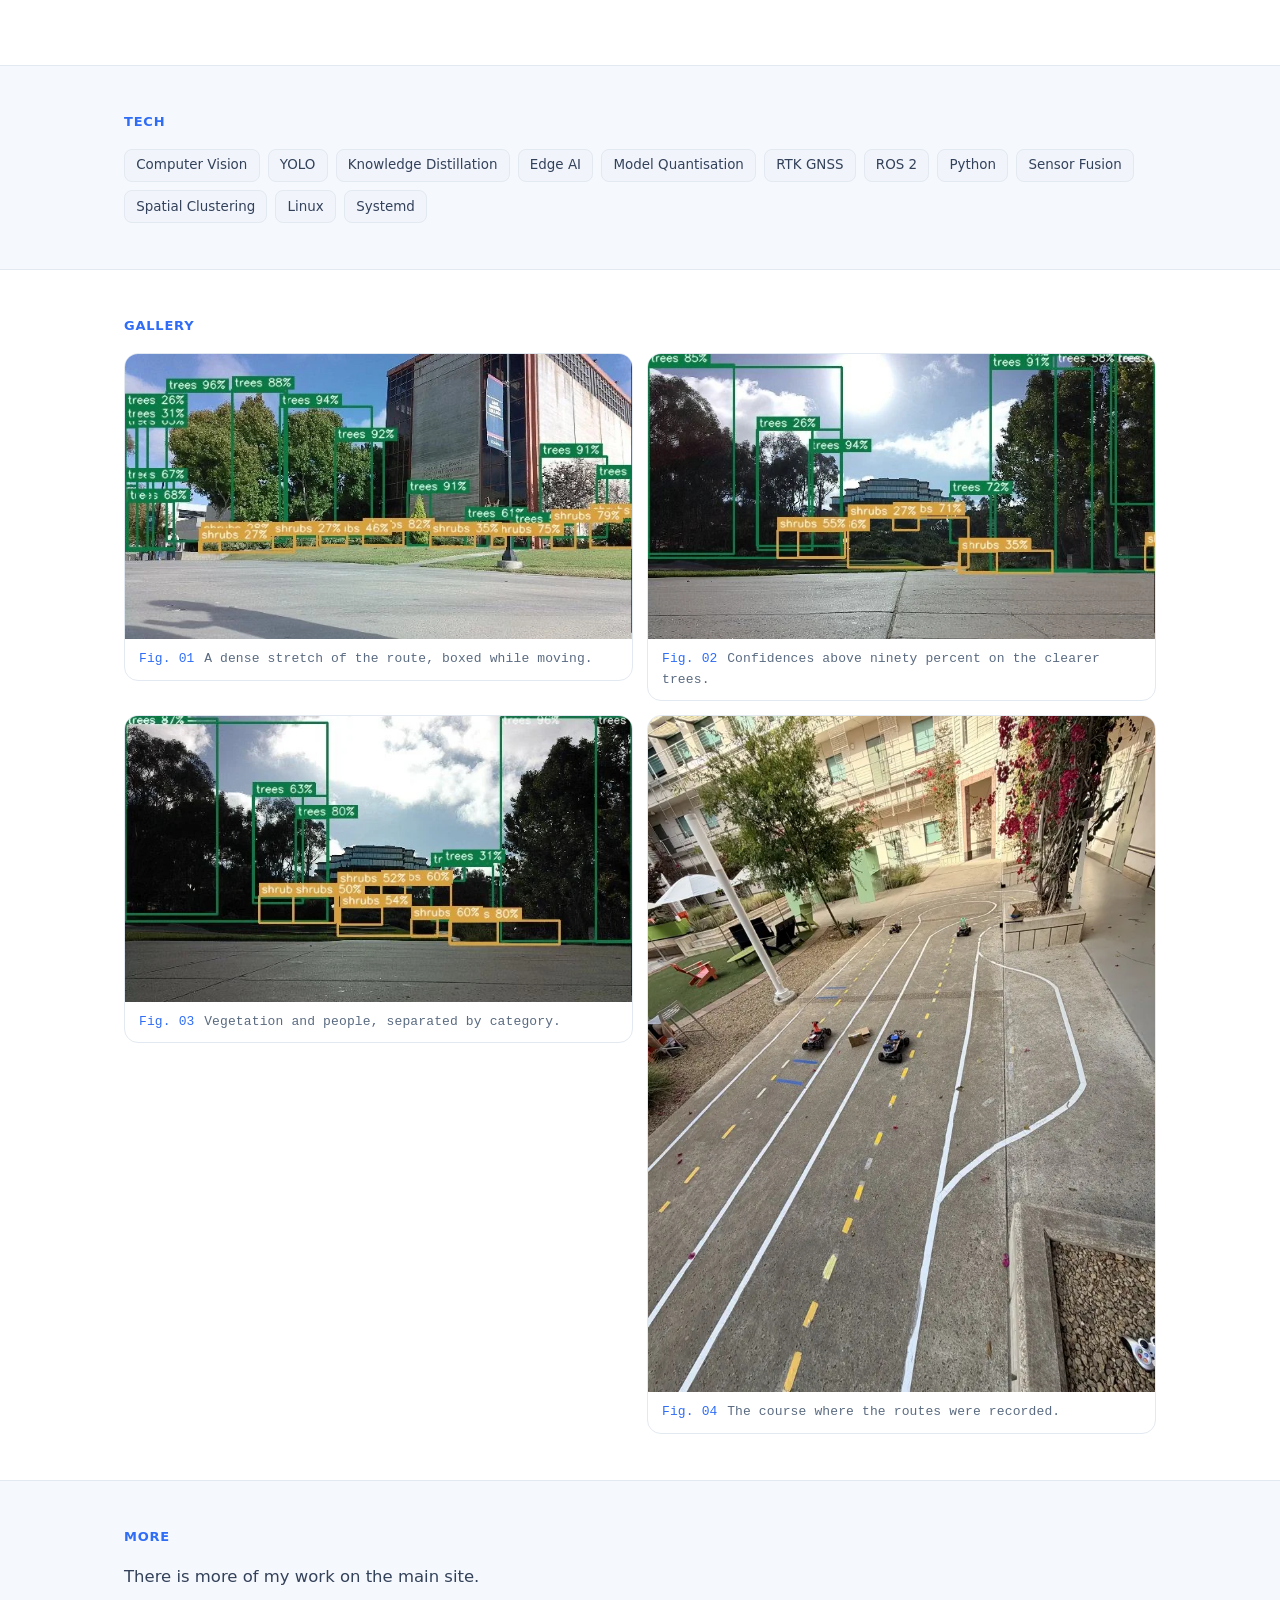
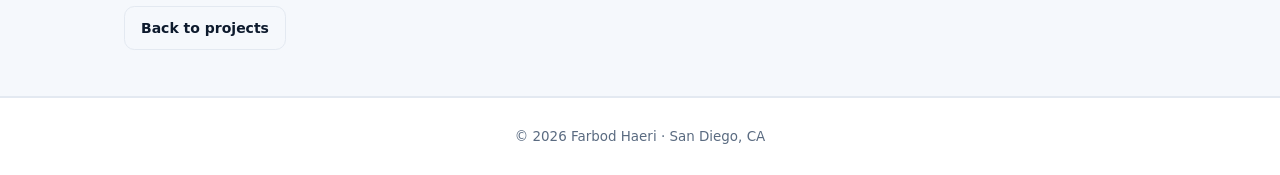
<file: robocar.html>
<!DOCTYPE html>
<html lang="en">
<head>
<meta charset="UTF-8" />
<meta name="viewport" content="width=device-width, initial-scale=1.0, viewport-fit=cover" />
<title>Autonomous Survey Rover | Farbod Haeri</title>
<meta name="description" content="A self-driving car built by Farbod Haeri at UC San Diego that surveys vegetation on its own: centimetre-accurate GPS, object detection running on a 26 TOPS accelerator aboard the vehicle, and a written report at the end of every lap." />
<link rel="canonical" href="https://farbodh.com/robocar.html" />
<meta name="theme-color" content="#ffffff" />
<meta property="og:type" content="article" />
<meta property="og:url" content="https://farbodh.com/robocar.html" />
<meta property="og:title" content="Autonomous Survey Rover · Farbod Haeri" />
<meta property="og:description" content="One button starts it. The car drives a saved route with no driver, identifies trees, shrubs, and people as it moves, and writes the report itself." />
<meta property="og:image" content="https://farbodh.com/images/car-detect-3.jpg" />
<meta name="twitter:card" content="summary_large_image" />
<link rel="icon" href="favicon.svg" type="image/svg+xml" />
<link rel="apple-touch-icon" href="apple-touch-icon.png" />
<script>(function(){try{var t=localStorage.getItem('theme');if(!t)t=window.matchMedia&&window.matchMedia('(prefers-color-scheme: dark)').matches?'dark':'light';document.documentElement.setAttribute('data-theme',t);}catch(e){}})();</script>
<link rel="preload" href="assets/fonts/space-grotesk-latin.woff2" as="font" type="font/woff2" crossorigin />
<link rel="stylesheet" href="assets/style.css" />
</head>
<body>

<header class="nav">
  <div class="wrap nav-inner">
    <a class="brand" href="index.html">Farbod<span>.</span>Haeri</a>
    <div class="nav-actions">
      <a class="back" href="index.html#projects">Back to projects</a>
      <button class="theme-toggle" type="button" aria-label="Switch between dark and light mode">
        <span class="moon" aria-hidden="true">&#9789;</span><span class="sun" aria-hidden="true">&#9788;</span>
      </button>
    </div>
  </div>
</header>

<section class="hero sub">
  <div class="hero-slides" aria-hidden="true">
    <div class="slide active"><picture>
      <source srcset="images/car-detect-3.webp" type="image/webp" />
      <img width="640" height="360" src="images/car-detect-3.jpg" alt="" fetchpriority="high" decoding="async" /></picture></div>
    <div class="slide"><picture>
      <source data-srcset="images/car-detect-1.webp" type="image/webp" />
      <img width="640" height="360" data-src="images/car-detect-1.jpg" alt="" decoding="async" /></picture></div>
  </div>
  <div class="hero-tint" aria-hidden="true"></div>
  <div class="wrap">
    <p class="eyebrow">Autonomous Vehicles Program · UC San Diego</p>
    <h1>Autonomous Survey Rover</h1>
    <p>A 1/10-scale car that surveys vegetation on its own. One button starts it. It drives a saved route with no driver, identifies what it passes as it moves, and writes the report itself.</p>
    <div class="meta">
      <span>Summer 2026</span>
      <span>Team of three</span>
      <span>Role: Perception, autonomy, software</span>
      <span>114.7 m autonomous lap</span>
    </div>
  </div>
</section>

<main class="sub">
<section>
  <div class="wrap">
    <h2 class="kicker">The idea</h2>
    <p class="body lede">Counting vegetation across a site is slow, manual work. Somebody walks the ground with a clipboard, and the answer is only as good as their patience.</p>
    <p class="body">This car does the walk instead. It follows a route recorded once, holds its position to a few centimetres using corrected GPS, and identifies trees, shrubs, and people from its camera while it is moving. Every detection is stamped with where the car was standing when it fired, so the output is not just a count: it is a count placed on a map. When the loop closes, the car stops itself and writes up what it found.</p>
    <p class="body">The constraint that shaped everything: <strong>the thinking has to happen on the vehicle.</strong> No laptop in the loop, no cloud round trip. A survey robot that needs a network connection is not much use in the places surveys are needed.</p>
  </div>
</section>

<section class="alt">
  <div class="wrap">
    <h2 class="kicker">One lap, measured</h2>
    <div class="stats">
      <div class="stat"><b>114.7&#8202;m</b><span>autonomous lap, closed within 5 m</span></div>
      <div class="stat"><b>0.735</b><span>mAP50 measured on the accelerator</span></div>
      <div class="stat"><b>41.8</b><span>frames per second on-vehicle</span></div>
      <div class="stat"><b>9,227</b><span>detections placed on the map</span></div>
    </div>
    <p class="body" style="margin-top:18px">That lap found 25 trees, 26 shrubs, and 7 people. The counts are deliberately conservative: with no depth sensor, detections within three metres of each other are merged into one object, so two trees passed close together count once. The report says so on every run. A number you can trust the direction of is worth more than a number that flatters the robot.</p>
  </div>
</section>

<section>
  <div class="wrap">
    <h2 class="kicker">What I built</h2>
    <p class="body">The car is the platform. The survey system on top of it is mine, and it splits into four pieces.</p>
    <div class="built">
      <div class="item reveal">
        <h4>A model that fits the chip</h4>
        <code>Knowledge distillation</code>
        <p>Nobody had a labelled dataset of this campus. So a large, slow vision model labelled our own footage, and I trained a small fast one on those labels. The student runs on the accelerator; the teacher never leaves the desk.</p>
      </div>
      <div class="item reveal">
        <h4>Detection on the vehicle</h4>
        <code>26 TOPS accelerator</code>
        <p>Compiling the model for the chip meant cutting the network before its detection head, which the compiler cannot parse, and letting the silicon decode the boxes instead. Forty times the throughput of the onboard processor.</p>
      </div>
      <div class="item reveal">
        <h4>Positioning and lap logic</h4>
        <code>RTK GPS</code>
        <p>Corrected GPS puts the car within centimetres instead of metres. A watcher anchors on the car's own starting point and ends the run only when it has driven most of the loop and come back, so a lap cannot be called early.</p>
      </div>
      <div class="item reveal">
        <h4>The operator's view</h4>
        <code>Live dashboard</code>
        <p>A browser page that starts the run, streams the camera with boxes drawn as they are found, counts objects as they appear, and keeps the video and the report when the car stops.</p>
      </div>
    </div>
  </div>
</section>

<section class="alt">
  <div class="wrap">
    <h2 class="kicker">How it works</h2>
    <div class="flow">
      <div class="node reveal">
        <div class="k">Camera + RTK GPS</div>
        <h4>Sense</h4>
        <p>Frames land on disk tagged with the position of the car at that instant.</p>
      </div>
      <div class="link">feeds</div>
      <div class="node reveal">
        <div class="k">On-board accelerator</div>
        <h4>Detect</h4>
        <p>Each frame is classified into trees, shrubs, and people while the car keeps driving.</p>
      </div>
      <div class="link">becomes</div>
      <div class="node reveal">
        <div class="k">Cluster and report</div>
        <h4>Understand</h4>
        <p>Nearby detections merge into distinct objects, then a language model writes the survey up.</p>
      </div>
    </div>
    <p class="body" style="margin-top:14px">The route below is one real lap. The grey line is where the car drove, and every dot is a merged detection placed at the position the car held when it saw it.</p>
    <div class="diagram" style="margin-top:18px">
      <figure><img width="560" height="560" loading="lazy" decoding="async" src="images/car-route.svg" alt="The driven loop with detection clusters coloured by category" /><figcaption>One lap: the closed route, every cluster placed.</figcaption></figure>
    </div>
  </div>
</section>

<section>
  <div class="wrap">
    <h2 class="kicker">What went wrong</h2>
    <p class="body">Three failures were worth more than the successes, because none of them announced themselves.</p>
    <p class="body"><strong>The accelerator was silently doing nothing.</strong> Every inference failed and returned an empty result, but our own hardware self-test passed the whole time because it ran under a different Python environment than the live system did. A green test is not proof; it is proof of what it tested.</p>
    <p class="body"><strong>Resizing the image cost more accuracy than quantising the model.</strong> Squashing frames to a square distorts them. Preserving the aspect ratio and padding instead was worth 28 percent relative accuracy, far more than anything gained by tuning the network.</p>
    <p class="body"><strong>Two copies of a service fought over one serial port.</strong> A watchdog restarted a wedged process without confirming the old one had died, so both held the GPS control port and neither could talk to it. Precision sat at metres instead of centimetres for a whole session. Two of something is sometimes strictly worse than none.</p>
  </div>
</section>

<section class="alt">
  <div class="wrap">
    <h2 class="kicker">Tech</h2>
    <div class="chips">
      <span>Computer Vision</span><span>YOLO</span><span>Knowledge Distillation</span><span>Edge AI</span><span>Model Quantisation</span><span>RTK GNSS</span><span>ROS 2</span><span>Python</span><span>Sensor Fusion</span><span>Spatial Clustering</span><span>Linux</span><span>Systemd</span>
    </div>
  </div>
</section>

<section>
  <div class="wrap">
    <h2 class="kicker">Gallery</h2>
    <div class="gallery">
      <figure class="reveal"><picture>
        <source srcset="images/car-detect-3.webp" type="image/webp" />
        <img width="640" height="360" loading="lazy" decoding="async" src="images/car-detect-3.jpg" alt="A dense row of trees and shrubs boxed with confidence scores" /></picture><figcaption>A dense stretch of the route, boxed while moving.</figcaption></figure>
      <figure class="reveal"><picture>
        <source srcset="images/car-detect-1.webp" type="image/webp" />
        <img width="640" height="360" loading="lazy" decoding="async" src="images/car-detect-1.jpg" alt="Trees identified with confidence scores above ninety percent" /></picture><figcaption>Confidences above ninety percent on the clearer trees.</figcaption></figure>
      <figure class="reveal"><picture>
        <source srcset="images/car-detect-2.webp" type="image/webp" />
        <img width="640" height="360" loading="lazy" decoding="async" src="images/car-detect-2.jpg" alt="Vegetation and a person detected along the path" /></picture><figcaption>Vegetation and people, separated by category.</figcaption></figure>
      <figure class="reveal"><picture>
        <source srcset="images/car-track.webp" type="image/webp" />
        <img width="750" height="1000" loading="lazy" decoding="async" src="images/car-track.jpg" alt="The outdoor course at UC San Diego with several small autonomous cars on it" /></picture><figcaption>The course where the routes were recorded.</figcaption></figure>
    </div>
  </div>
</section>

<section class="alt">
  <div class="wrap">
    <h2 class="kicker">More</h2>
    <p class="body">There is more of my work on the main site.</p>
    <div class="links-row">
      <a class="btn ghost" href="index.html#projects">Back to projects</a>
    </div>
  </div>
</section>
</main>

<footer class="center">
  <div class="wrap">© <span id="yr"></span> Farbod Haeri · San Diego, CA</div>
</footer>
<script src="assets/site.js" defer></script>
</body>
</html>
</file>
<file: assets/style.css>
/* ============================================================
   farbodh.com — shared stylesheet
   One file for every page. Sizes are in rem so the whole site
   rescales per device tier (see DEVICE TIERS at the bottom).
   ============================================================ */

/* ---------- fonts ----------
   Space Grotesk is self-hosted (one variable file, SIL OFL, see fonts/OFL.txt) so the
   first paint never waits on a third-party font server. Body text uses the system face:
   SF Pro on Apple devices, Segoe UI on Windows, Roboto on Android. */
@font-face{font-family:'Space Grotesk';font-style:normal;font-weight:300 700;font-display:swap;
  src:url(fonts/space-grotesk-latin.woff2) format('woff2')}

/* ---------- tokens ---------- */
:root{
  --font-ui:system-ui,-apple-system,BlinkMacSystemFont,'Segoe UI',Roboto,Helvetica,Arial,sans-serif;
  --font-display:'Space Grotesk',var(--font-ui);
  --font-mono:ui-monospace,SFMono-Regular,Menlo,Consolas,monospace;
  --ease-out:cubic-bezier(.22,1,.36,1);    /* fast start, long soft settle */
  --ease-sheet:cubic-bezier(.32,.72,0,1);  /* iOS sheet curve, for panels that unfold */
  --bg:#ffffff;
  --bg-alt:#f5f8fc;
  --card:#ffffff;
  --ink:#0d1a2d;
  --body:#33415a;
  --body-2:#3a485f;
  --muted:#5a6b81;
  --line:#e3e9f1;
  --accent:#2f6df6;
  --accent-2:#1c4fd1;      /* darker accent: hovers, small text on chips */
  --chip:#eaf1fe;
  --chip-line:#cfe0ff;
  --tag-bg:#f1f5fb;
  --hero-ink:#eaf1ff;
  --hero-sub:#bcd0f5;
  --hero-body:#aebfdc;
  --shadow:13,26,45;
  --radius:1rem;
  --max:67.5rem;           /* rem-based: container grows with the type tier */
  color-scheme:light;
}
[data-theme="dark"]{
  --bg:#0a1220;
  --bg-alt:#0d1626;
  --card:#111d31;
  --ink:#e8eefb;
  --body:#c2cfe4;
  --body-2:#b6c4da;
  --muted:#8fa2bf;
  --line:#1d2b45;
  --accent:#5b8cff;
  --accent-2:#8fb0ff;
  --chip:#16233c;
  --chip-line:#283a5e;
  --tag-bg:#141f36;
  --shadow:0,0,0;
  color-scheme:dark;
}

/* ---------- base ---------- */
*{box-sizing:border-box;margin:0;padding:0}
html{scroll-behavior:smooth;-webkit-text-size-adjust:100%;text-size-adjust:100%;
  -webkit-tap-highlight-color:transparent}
body{
  font-family:var(--font-ui);
  color:var(--ink);background:var(--bg);line-height:1.6;font-size:1rem;
  -webkit-font-smoothing:antialiased;
  transition:background .25s ease,color .25s ease;
}
a{color:inherit;text-decoration:none}
img{max-width:100%;height:auto}
a,button,[role="button"],figure{touch-action:manipulation}
h1,h2,h3,h4{text-wrap:balance}
p{text-wrap:pretty}
section[id]{scroll-margin-top:4rem}
h1,.sec-head h3,.contact h3,.xp-head h4,.brand,.hero.sub h1{font-family:var(--font-display)}
.wrap{max-width:var(--max);margin:0 auto;
  padding-left:max(1.5rem,env(safe-area-inset-left));
  padding-right:max(1.5rem,env(safe-area-inset-right))}
.mono{font-family:var(--font-mono)}
:focus-visible{outline:2px solid var(--accent);outline-offset:3px;border-radius:4px}

.skip-link{position:absolute;left:-999px;top:0;z-index:100;background:var(--accent);color:#fff;
  padding:.6rem 1rem;border-radius:0 0 .5rem 0;font-weight:600;font-size:.9rem}
.skip-link:focus{left:0}

/* ---------- scroll progress ---------- */
#progress{position:fixed;top:0;left:0;height:3px;width:100%;z-index:60;
  transform:scaleX(0);transform-origin:0 50%;will-change:transform;
  background:linear-gradient(90deg,var(--accent),#7fa6ff);box-shadow:0 0 12px rgba(47,109,246,.5)}

/* ---------- nav ---------- */
header.nav{position:sticky;top:0;z-index:50;backdrop-filter:saturate(180%) blur(10px);
  -webkit-backdrop-filter:saturate(180%) blur(10px);
  background:color-mix(in srgb,var(--bg) 84%,transparent);border-bottom:1px solid var(--line)}
.nav-inner{display:flex;align-items:center;justify-content:space-between;height:4rem;gap:.75rem}
.brand{font-weight:800;letter-spacing:-.02em;font-size:1.125rem;white-space:nowrap}
.brand span{color:var(--accent)}
nav.links{display:flex;align-items:center;gap:1.4rem}
nav.links a{position:relative;font-size:.9rem;font-weight:500;color:var(--muted);transition:color .15s;padding:.3rem 0}
nav.links a:not(.btn)::after{content:"";position:absolute;left:0;right:0;bottom:0;height:2px;border-radius:2px;
  background:var(--accent);transform:scaleX(0);transform-origin:left;transition:transform .25s cubic-bezier(.25,.1,.25,1)}
nav.links a:not(.btn):hover::after,nav.links a[aria-current="true"]::after{transform:scaleX(1)}
nav.links a:hover,nav.links a[aria-current="true"]{color:var(--ink)}
nav.links a[aria-current="true"]{color:var(--accent)}
.back{font-size:.875rem;font-weight:500;color:var(--muted)}
.back:hover{color:var(--ink)}
.nav-actions{display:flex;align-items:center;gap:.6rem}

.theme-toggle{display:inline-flex;align-items:center;justify-content:center;
  width:2.4rem;height:2.4rem;border-radius:.6rem;border:1px solid var(--line);
  background:transparent;color:var(--muted);cursor:pointer;font-size:1.05rem;
  transition:color .15s,border-color .15s,background .15s,transform .15s var(--ease-out)}
.theme-toggle:hover{color:var(--ink);border-color:var(--chip-line);background:var(--bg-alt)}
.theme-toggle .sun,[data-theme="dark"] .theme-toggle .moon{display:none}
[data-theme="dark"] .theme-toggle .sun{display:block}
.menu-toggle{display:none;background:none;border:0;cursor:pointer;color:var(--ink);
  width:2.75rem;height:2.75rem;border-radius:.6rem;font-size:1.4rem;line-height:1}

/* ---------- buttons ---------- */
.btn{display:inline-flex;align-items:center;justify-content:center;gap:.5rem;
  background:var(--accent);color:#fff;font-weight:600;font-size:.875rem;
  padding:.6rem 1rem;min-height:2.75rem;border-radius:.65rem;border:0;cursor:pointer;
  transition:background .18s ease,transform .18s var(--ease-out),box-shadow .28s ease;
  box-shadow:0 0 0 rgba(47,109,246,0)}
.btn.ghost{background:transparent;color:var(--ink);border:1px solid var(--line);box-shadow:none}
.btn.resume{background:var(--chip);color:var(--accent-2);border:1px solid var(--chip-line);box-shadow:none}
.btn.light{background:#fff;color:#0c1830;box-shadow:none}
.btn.outline{background:transparent;border:1px solid rgba(255,255,255,.28);color:#eaf1ff;box-shadow:none}

/* ---------- hero (shared) ---------- */
.hero{position:relative;overflow:hidden;background:#0b1730;color:var(--hero-ink)}
.hero-slides{position:absolute;inset:0;z-index:0}
.hero-slides .slide{position:absolute;inset:0;opacity:0;transform:scale(1.04);
  transition:opacity 1.6s ease,transform 7s ease}
.hero-slides .slide img{width:100%;height:100%;object-fit:cover;display:block}
.hero-slides .slide.active{opacity:1;transform:scale(1)}
.hero-tint{position:absolute;inset:0;z-index:1;
  background:
    linear-gradient(rgba(127,166,255,.05) 1px,transparent 1px),
    linear-gradient(90deg,rgba(127,166,255,.05) 1px,transparent 1px),
    linear-gradient(160deg,rgba(8,15,30,.84) 0%,rgba(12,22,42,.66) 58%,rgba(20,33,60,.74) 100%);
  background-size:56px 56px,56px 56px,auto}
.avail{display:inline-flex;align-items:center;gap:.5rem;margin-bottom:1.1rem;
  font-family:var(--font-mono);font-size:.72rem;letter-spacing:.08em;
  text-transform:uppercase;color:#9fe3b4;background:rgba(52,199,89,.12);
  border:1px solid rgba(52,199,89,.28);padding:.4rem .8rem;border-radius:2rem}
.avail .pulse{position:relative;width:.5rem;height:.5rem;border-radius:50%;background:#34c759;flex:none}
.avail .pulse::after{content:"";position:absolute;inset:0;border-radius:50%;background:#34c759;
  animation:pulse 2.2s var(--ease-out) infinite}
@keyframes pulse{0%{transform:scale(1);opacity:.55}70%,100%{transform:scale(2.9);opacity:0}}
.hero .wrap{position:relative;z-index:2;padding-top:5.5rem;padding-bottom:5.75rem;
  text-shadow:0 1px 16px rgba(0,0,0,.30)}
.eyebrow{font-size:.8125rem;font-weight:500;color:#7fa6ff;letter-spacing:.08em;text-transform:uppercase}
.hero h1{font-size:clamp(2.5rem,7vw,4.25rem);line-height:1.02;letter-spacing:-.03em;font-weight:800;margin:.875rem 0 .5rem}
.hero .tagline{font-size:clamp(1.125rem,2.6vw,1.4375rem);font-weight:600;color:var(--hero-sub);letter-spacing:-.01em}
.hero .motto{font-family:var(--font-display);font-size:clamp(1.625rem,4.6vw,2.75rem);font-weight:600;
  line-height:1.05;letter-spacing:-.03em;color:var(--hero-sub);margin:.125rem 0 2.125rem}
.hero .wrap>*{animation:rise .8s var(--ease-out) both}
.hero .wrap>:nth-child(2){animation-delay:.05s}
.hero .wrap>:nth-child(3){animation-delay:.1s}
.hero .wrap>:nth-child(4){animation-delay:.2s}
.hero .wrap>:nth-child(5){animation-delay:.28s}
.hero .wrap>:nth-child(n+6){animation-delay:.36s}
@keyframes rise{from{opacity:0;transform:translateY(14px)}}
.hero p.lead{max-width:39rem;margin:1.25rem 0 1.875rem;color:var(--hero-body);font-size:1.0625rem}
.hero-cta{display:flex;flex-wrap:wrap;gap:.75rem;align-items:center}
.facts{display:flex;flex-wrap:wrap;gap:.6rem 1.6rem;margin-top:2.125rem;color:#9fb3d6;font-size:.875rem}
.facts span{display:inline-flex;align-items:center;gap:.5rem}
.facts b{color:#eaf1ff;font-weight:600}
.dot{width:.375rem;height:.375rem;border-radius:50%;background:var(--accent);flex:none}
.stats{display:flex;flex-wrap:wrap;gap:1rem 2.75rem;margin-top:2.5rem;padding-top:1.5rem;
  border-top:1px solid rgba(127,166,255,.18)}
.stat b{display:block;font-family:var(--font-display);font-size:1.5rem;font-weight:700;
  letter-spacing:-.01em;color:#eaf1ff;line-height:1.15}
.stat span{display:block;margin-top:.15rem;font-family:var(--font-mono);
  font-size:.66rem;letter-spacing:.07em;text-transform:uppercase;color:#8aa1c9}

/* subpage hero */
.hero.sub .wrap{padding-top:4.125rem;padding-bottom:3.75rem}
.hero.sub h1{font-size:clamp(1.875rem,5.4vw,3rem);line-height:1.05;letter-spacing:-.025em;margin:.75rem 0 .875rem}
.hero.sub p{max-width:39rem;color:#c4d4ef;font-size:1.0625rem}
.meta{display:flex;flex-wrap:wrap;gap:.5rem .625rem;margin-top:1.375rem}
.meta span{font-family:var(--font-mono);font-size:.68rem;font-weight:500;
  letter-spacing:.05em;text-transform:uppercase;background:rgba(255,255,255,.1);
  border:1px solid rgba(255,255,255,.18);color:#eaf1ff;padding:.34rem .75rem;border-radius:1.25rem}

/* ---------- sections ---------- */
section{padding:4.625rem 0}
.hero.sub~main section,main.sub section{padding:2.875rem 0}
.alt{background:var(--bg-alt);border-top:1px solid var(--line);border-bottom:1px solid var(--line)}
.alt+.alt{border-top:0}
.sec-head{display:flex;align-items:baseline;gap:.875rem;margin-bottom:2.125rem}
.sec-head .num{font-family:var(--font-mono);font-size:.8rem;
  color:var(--accent);font-weight:500;letter-spacing:.06em}
.sec-head .num::after{content:" /";color:var(--muted)}
.sec-head h3{font-size:clamp(1.625rem,4vw,2.125rem);letter-spacing:-.02em;font-weight:700}
.sec-head::after{content:"";flex:1;height:1px;background:var(--line);align-self:center;margin-left:.5rem}
.lead-2{max-width:41rem;color:var(--muted);font-size:1.0625rem;margin-top:-1.125rem;margin-bottom:1.875rem}
h2.kicker{font-size:.8125rem;text-transform:uppercase;letter-spacing:.06em;color:var(--accent);font-weight:700;margin-bottom:1rem}
p.body{font-size:1.03rem;color:var(--body);margin-bottom:1rem}
p.lede{font-size:1.125rem;color:var(--ink)}
strong{font-weight:600}

/* ---------- about ---------- */
.about-grid{display:grid;grid-template-columns:1.5fr 1fr;gap:2.875rem}
.about-grid p{color:var(--body);font-size:1.0625rem;margin-bottom:1rem}
.about-card{background:var(--card);border:1px solid var(--line);border-radius:var(--radius);padding:1.5rem;align-self:start}
.about-card h4{font-size:.8125rem;text-transform:uppercase;letter-spacing:.06em;color:var(--muted);margin-bottom:.875rem}
.about-card dl{display:grid;grid-template-columns:auto 1fr;gap:.625rem .875rem;font-size:.9rem}
.about-card dt{color:var(--muted)}
.about-card dd{font-weight:600;text-align:right}

/* ---------- the build-up (journey + expandable project panels) ---------- */
.journey{display:grid;grid-template-columns:repeat(4,1fr);gap:.875rem}
.step{display:flex;flex-direction:column;border-radius:.85rem}
.step[data-panel]{cursor:pointer}
.step-img{height:8.25rem;border-radius:.75rem;overflow:hidden;border:1px solid var(--line);background:var(--tag-bg);
  transition:border-color .2s ease,box-shadow .2s ease,transform .2s var(--ease-out)}
.step-img img{width:100%;height:100%;object-fit:cover;display:block;transition:transform .55s cubic-bezier(.22,.61,.36,1)}
.step .yr{align-self:flex-start;margin:.8rem 0 .4rem;font-family:var(--font-mono);
  font-size:.66rem;font-weight:500;letter-spacing:.06em;color:var(--accent-2);
  background:var(--chip);padding:.22rem .6rem;border-radius:1.25rem}
.step h4{font-size:.9375rem;font-weight:700;letter-spacing:-.01em}
.step h4 .chev{display:inline-block;margin-left:.15rem;color:var(--accent);font-weight:800;
  transition:transform .3s ease}
.step p{font-size:.78rem;color:var(--muted);margin-top:.3rem;line-height:1.5}
.step.open h4 .chev{transform:rotate(45deg)}
.step.open .step-img{border-color:var(--accent);box-shadow:0 0 0 2px var(--chip-line)}
.step-img.tile{display:flex;align-items:center;justify-content:center;border-style:dashed;border-color:var(--chip-line);
  background:repeating-linear-gradient(135deg,var(--chip),var(--chip) 10px,var(--bg-alt) 10px,var(--bg-alt) 20px);
  color:var(--accent-2);font-weight:700;letter-spacing:.06em;font-size:.85rem;
  font-family:var(--font-mono)}

/* the panel that slides open under a clicked step */
.step-expander{grid-column:1/-1;overflow:hidden;height:0;
  transition:height var(--xp-dur,.45s) var(--ease-sheet)}
.step-expander .xp{opacity:0;transform:translateY(8px);
  transition:opacity .4s var(--ease-out) .06s,transform .45s var(--ease-sheet) .06s}
.step-expander.in .xp{opacity:1;transform:none}
.xp{background:var(--card);border:1px solid var(--line);border-radius:1.25rem;
  padding:1.5rem 1.75rem 1.75rem;margin:.375rem 0 .5rem;display:grid;grid-template-columns:1.4fr 1fr;
  gap:0 2rem;box-shadow:0 24px 60px -36px rgba(var(--shadow),.35)}
.xp.xp-solo{grid-template-columns:1fr}
.xp-head{grid-column:1/-1;display:flex;justify-content:space-between;align-items:flex-start;gap:1rem;
  padding-bottom:1.125rem;margin-bottom:1.25rem;border-bottom:1px solid var(--line)}
.xp-head h4{font-size:1.375rem;letter-spacing:-.015em}
.xp .org{color:var(--muted);font-size:.9rem;margin-top:.25rem}
.xp .role{margin:0 0 .25rem;padding:0;background:none;border:0;
  font-size:.72rem;font-weight:700;letter-spacing:.08em;text-transform:uppercase;color:var(--accent)}
.xp h5{font-size:1rem;font-weight:700;margin-top:1.125rem}
.xp p{color:var(--body-2);font-size:.9375rem;margin-top:.625rem}
.xp .tags{margin-top:1.125rem;gap:.3rem 0}
.xp .tag{background:none;border:0;padding:0;font-size:.8125rem;color:var(--muted)}
.xp .tag+.tag::before{content:"\00B7";margin:0 .55rem}
.xp-photos{display:grid;grid-template-columns:1fr 1fr;gap:.75rem;align-self:start}
.xp-photos.single{grid-template-columns:1fr}
.xp-photos.single img{height:auto}
.xp-photos figure{position:relative;margin:0;border:0;border-radius:1rem;overflow:hidden;background:var(--tag-bg);
  box-shadow:0 10px 28px -18px rgba(var(--shadow),.35);transition:transform .2s var(--ease-out),box-shadow .2s ease}
.xp-photos img{display:block;width:100%;height:8.5rem;object-fit:cover}
.xp-photos figcaption{position:absolute;width:1px;height:1px;overflow:hidden;clip:rect(0 0 0 0);white-space:nowrap}
.xp-close{flex:none;width:2.125rem;height:2.125rem;border-radius:50%;border:0;
  background:var(--tag-bg);color:var(--muted);cursor:pointer;font-size:.85rem;
  display:flex;align-items:center;justify-content:center;
  transition:background .18s ease,color .18s ease,transform .18s ease}
.xp-close:hover{background:var(--chip);color:var(--ink);transform:scale(1.06)}

/* ---------- shared project bits (role chips, tags, links) ---------- */
.role{display:inline-block;margin-top:.875rem;font-size:.75rem;font-weight:600;color:var(--accent-2);
  background:var(--chip);padding:.25rem .625rem;border-radius:1.25rem;align-self:flex-start}
.tags{display:flex;flex-wrap:wrap;gap:.44rem;margin-top:1.125rem}
.tag{font-size:.75rem;color:var(--muted);background:var(--tag-bg);border:1px solid var(--line);
  padding:.2rem .55rem;border-radius:.44rem}
.codelink{display:inline-block;margin-top:1rem;font-size:.875rem;font-weight:600;color:var(--accent-2);
  transition:color .15s}
.codelink:hover{color:var(--accent)}
.card-links{display:flex;flex-wrap:wrap;gap:0 1.25rem}
.card-links .codelink{margin-top:1rem}

/* ---------- experience ---------- */
.timeline{display:flex;flex-direction:column}
.row{display:grid;grid-template-columns:12.5rem 1fr;gap:1.5rem;padding:1.375rem 0;border-top:1px solid var(--line)}
.row:first-child{border-top:0}
.row .when{color:var(--muted);font-size:.875rem;font-weight:500}
.row h4{font-size:1.125rem;font-weight:700}
.row .sub{color:var(--accent-2);font-weight:600;font-size:.9rem;margin:.125rem 0 .375rem}
.row p{color:var(--body-2);font-size:.9375rem}

/* ---------- skills ---------- */
.skills{display:grid;grid-template-columns:repeat(2,1fr);gap:1.125rem}
.skillcard{background:var(--card);border:1px solid var(--line);border-radius:.875rem;padding:1.25rem 1.375rem;
  transition:transform .2s ease,box-shadow .2s ease,border-color .2s ease}
.skillcard h4{font-size:.875rem;text-transform:uppercase;letter-spacing:.05em;color:var(--accent);margin-bottom:.75rem}
.chips{display:flex;flex-wrap:wrap;gap:.5rem}
.chips span{font-size:.84rem;background:var(--tag-bg);border:1px solid var(--line);
  padding:.3rem .7rem;border-radius:.5rem;color:var(--body)}

/* ---------- subpage components ---------- */
.built{display:grid;grid-template-columns:repeat(2,1fr);gap:1rem;margin-top:.5rem}
.built .item{background:var(--card);border:1px solid var(--line);border-radius:.875rem;padding:1.125rem 1.25rem}
.built .item h4{font-size:1rem;margin-bottom:.3rem}
.built .item code{font-family:var(--font-mono);font-size:.78rem;color:var(--accent-2);
  background:var(--chip);padding:.06rem .375rem;border-radius:.3rem}
.built .item p{font-size:.9rem;color:var(--body-2);margin-top:.44rem}
.flow{display:flex;flex-wrap:wrap;align-items:stretch;gap:.625rem;margin:.375rem 0 .25rem}
.flow .node{flex:1 1 12.5rem;background:var(--card);border:1px solid var(--line);border-radius:.75rem;padding:1rem 1.125rem}
.flow .node .k{font-size:.75rem;color:var(--accent);font-weight:600;text-transform:uppercase;letter-spacing:.05em}
.flow .node h4{font-size:1rem;margin:.25rem 0}
.flow .node p{font-size:.84rem;color:var(--body-2)}
.flow .link{display:flex;align-items:center;justify-content:center;font-size:.75rem;color:var(--muted);font-weight:500;padding:0 .125rem}
.links-row{display:flex;flex-wrap:wrap;gap:.75rem;margin-top:.375rem}

/* ---------- galleries ---------- */
.ba{display:grid;grid-template-columns:1fr auto 1fr;gap:1rem;align-items:center;margin:0 0 1.625rem}
.ba figure{margin:0;border:1px solid var(--line);border-radius:.875rem;overflow:hidden;background:var(--card);
  transition:transform .2s var(--ease-out)}
.ba img{display:block;width:100%;height:15rem;object-fit:cover}
.ba figcaption{font-size:.78rem;color:var(--muted);padding:.56rem .8rem}
.ba .arrow{font-size:1.625rem;color:var(--accent);font-weight:800}
/* engineering-drawing figure numbers on photo captions */
.masonry,.gallery,.ba{counter-reset:fig}
.masonry figure,.gallery figure,.ba figure{counter-increment:fig}
.masonry figcaption,.gallery figcaption,.ba figcaption{
  font-family:var(--font-mono);font-size:.72rem;letter-spacing:.01em}
.masonry figcaption::before,.gallery figcaption::before,.ba figcaption::before{
  content:"Fig. " counter(fig,decimal-leading-zero);color:var(--accent);margin-right:.6rem;font-weight:500}
.masonry{column-count:3;column-gap:.875rem}
.masonry figure{break-inside:avoid;margin:0 0 .875rem;border:1px solid var(--line);border-radius:.875rem;
  overflow:hidden;background:var(--card);transition:transform .2s ease,box-shadow .2s ease}
.masonry img{display:block;width:100%;height:auto}
.masonry figcaption{font-size:.78rem;color:var(--muted);padding:.56rem .8rem}
.gallery{display:grid;grid-template-columns:repeat(2,1fr);gap:.875rem;align-items:start}
.gallery figure{margin:0;border:1px solid var(--line);border-radius:.875rem;overflow:hidden;background:var(--card);
  transition:transform .2s ease,box-shadow .2s ease}
.gallery img{display:block;width:100%;height:auto}
.gallery figcaption{font-size:.8125rem;color:var(--muted);padding:.625rem .875rem}
.lb-zoom{cursor:zoom-in}

/* ---------- lightbox ---------- */
.lightbox{position:fixed;inset:0;z-index:80;display:flex;align-items:center;justify-content:center;
  background:rgba(5,10,20,.92);backdrop-filter:blur(6px);-webkit-backdrop-filter:blur(6px);
  opacity:0;visibility:hidden;overscroll-behavior:contain;
  transition:opacity .22s ease,visibility 0s linear .22s;
  padding:max(1rem,env(safe-area-inset-top)) max(1rem,env(safe-area-inset-right)) max(1rem,env(safe-area-inset-bottom)) max(1rem,env(safe-area-inset-left))}
.lightbox.open{opacity:1;visibility:visible;transition:opacity .22s ease}
.lightbox figure{margin:0;max-width:min(96vw,90rem);max-height:100%;display:flex;flex-direction:column;align-items:center;
  transform:scale(.96);transition:transform .34s var(--ease-sheet)}
.lightbox.open figure{transform:none}
.lightbox img{max-width:100%;max-height:82vh;height:auto;width:auto;border-radius:.5rem;
  box-shadow:0 30px 80px -20px rgba(0,0,0,.8)}
.lightbox figcaption{color:#c4d4ef;font-size:.9rem;padding:.875rem .5rem 0;text-align:center;max-width:44rem}
.lb-btn{position:fixed;display:flex;align-items:center;justify-content:center;
  width:2.75rem;height:2.75rem;border-radius:50%;border:1px solid rgba(255,255,255,.25);
  background:rgba(255,255,255,.08);color:#fff;font-size:1.25rem;cursor:pointer;z-index:81;
  transition:background .15s}
.lb-btn:hover{background:rgba(255,255,255,.2)}
.lb-close{top:max(1rem,env(safe-area-inset-top));right:max(1rem,env(safe-area-inset-right))}
.lb-prev{left:max(.75rem,env(safe-area-inset-left));top:50%;transform:translateY(-50%)}
.lb-next{right:max(.75rem,env(safe-area-inset-right));top:50%;transform:translateY(-50%)}
.lb-count{position:fixed;top:max(1.2rem,env(safe-area-inset-top));left:50%;transform:translateX(-50%);
  color:#9fb3d6;font-size:.8125rem;z-index:81}
body.lb-lock{overflow:hidden}

/* ---------- contact / footer ---------- */
.contact{text-align:center}
.contact h3{font-size:clamp(1.75rem,5vw,2.5rem);letter-spacing:-.02em;font-weight:800;margin-bottom:1.5rem}
.contact p{color:var(--muted);font-size:1.125rem;max-width:32.5rem;margin:0 auto 1.75rem}
.contact .row-cta{display:flex;justify-content:center;flex-wrap:wrap;gap:.75rem}
footer{border-top:1px solid var(--line);padding:1.75rem 0;color:var(--muted);font-size:.84rem}
footer{padding-bottom:max(1.75rem,env(safe-area-inset-bottom))}
.foot-inner{display:flex;justify-content:space-between;align-items:center;flex-wrap:wrap;gap:.75rem}
.foot-links{display:flex;gap:1.125rem;flex-wrap:wrap}
.foot-links a{color:var(--muted);font-weight:500;transition:color .15s}
.foot-links a:hover{color:var(--ink)}
footer.center{text-align:center}
footer.center .wrap{display:block}

/* ---------- reveal ---------- */
.reveal{opacity:0;transform:translateY(12px);
  transition:opacity .6s var(--ease-out),transform .6s var(--ease-out)}
.reveal.in{opacity:1;transform:none}

/* ============================================================
   HOVER — only on devices that actually hover (mouse/trackpad),
   so phones and TVs don't get stuck hover states.
   ============================================================ */
@media(hover:hover) and (pointer:fine){
  .btn:hover{background:var(--accent-2);transform:translateY(-1px);
    box-shadow:0 9px 26px -8px rgba(47,109,246,.62)}
  .btn.ghost:hover{background:var(--bg-alt);border-color:var(--chip-line);
    box-shadow:0 8px 22px -10px rgba(var(--shadow),.28)}
  .btn.resume:hover{background:var(--chip-line);color:var(--accent-2);transform:translateY(-1px);
    box-shadow:0 8px 24px -8px rgba(47,109,246,.45)}
  .btn.light:hover{background:#eaf1ff;color:#0c1830;box-shadow:0 9px 28px -8px rgba(255,255,255,.55)}
  .btn.outline:hover{background:rgba(255,255,255,.10);color:#eaf1ff;box-shadow:0 0 22px -2px rgba(127,166,255,.5)}
  .step:hover .step-img img{transform:scale(1.06)}
  .step[data-panel]:hover .step-img{border-color:var(--chip-line);box-shadow:0 10px 26px -18px rgba(var(--shadow),.45)}
  .xp-photos figure:hover{box-shadow:0 12px 28px -18px rgba(var(--shadow),.5)}
  .skillcard:hover{transform:translateY(-3px);box-shadow:0 16px 36px -24px rgba(var(--shadow),.4);border-color:var(--chip-line)}
  .masonry figure:hover,.gallery figure:hover{transform:translateY(-3px);box-shadow:0 18px 40px -26px rgba(var(--shadow),.45)}
}

/* ---------- press feedback: respond the instant it's pressed ---------- */
.btn:active,.btn.resume:active{transform:scale(.97);transition-duration:.08s}
.step[data-panel]:active .step-img,figure.lb-zoom:active{transform:scale(.985);transition-duration:.08s}
.theme-toggle:active,.xp-close:active,.lb-close:active{transform:scale(.92)}
.lb-prev:active,.lb-next:active{transform:translateY(-50%) scale(.92)}

/* ============================================================
   DEVICE TIERS — the root font-size sets the scale for the whole
   layout (everything is rem-based), so each screen class gets
   proportions tuned for its real viewing distance.
   ============================================================ */

/* Large laptop / desktop monitor */
@media(min-width:1440px){
  html{font-size:17px}
}
/* Full-HD TV & large desktop — bigger type for couch distance */
@media(min-width:1920px){
  html{font-size:19px}
  .masonry{column-count:4}
}
/* 1440p+ / 4K TV */
@media(min-width:2560px){
  html{font-size:23px}
}
/* True 4K desktop width */
@media(min-width:3400px){
  html{font-size:28px}
}

/* Tablet & below */
@media(max-width:820px){
  nav.links{position:fixed;left:0;right:0;top:4rem;bottom:auto;flex-direction:column;align-items:flex-start;
    gap:0;background:var(--bg);border-bottom:1px solid var(--line);
    padding:.5rem 1.5rem 1.125rem;display:none;box-shadow:0 24px 40px -24px rgba(var(--shadow),.4)}
  nav.links.open{display:flex}
  nav.links a{padding:.8rem 0;width:100%;border-bottom:1px solid var(--line);font-size:1rem}
  nav.links a:last-of-type{border-bottom:0}
  nav.links .btn{margin-top:.75rem;width:100%}
  .menu-toggle{display:flex;align-items:center;justify-content:center}
  .about-grid{grid-template-columns:1fr;gap:1.625rem}
  .about-card dd{text-align:left}
  .skills{grid-template-columns:1fr}
  .xp{grid-template-columns:1fr;padding:1.25rem;border-radius:1rem}
  .xp-photos{margin-top:1.25rem}
  .row{grid-template-columns:1fr;gap:.375rem}
  .masonry{column-count:2}
  .hero .wrap{padding-top:4rem;padding-bottom:4.25rem}
  section{padding:3.5rem 0}
}
@media(max-width:720px){
  .built,.gallery{grid-template-columns:1fr}
}
@media(max-width:640px){
  .ba{grid-template-columns:1fr}
  .ba .arrow{transform:rotate(90deg);justify-self:center}
  .journey{grid-template-columns:1fr 1fr}
}
@media(max-width:520px){
  .masonry{column-count:1}
  .hero-cta .btn{flex:1 1 44%}
  .facts{gap:.5rem 1.1rem}
  .stats{display:grid;grid-template-columns:1fr 1fr;gap:1.25rem 1rem}
  .avail{font-size:.62rem;padding:.34rem .7rem;line-height:1.5}
}
@media(max-width:420px){
  .journey{grid-template-columns:1fr}
  .xp-photos{grid-template-columns:1fr 1fr}
}
/* Phone in landscape: don't let the hero eat the whole screen */
@media(max-height:520px) and (orientation:landscape){
  .hero .wrap{padding-top:2.5rem;padding-bottom:2.5rem}
  .hero p.lead{margin:.75rem 0 1.125rem}
  .facts{margin-top:1.125rem}
}

/* ---------- reduced motion ---------- */
@media(prefers-reduced-motion:reduce){
  .reveal{opacity:1;transform:none;transition:none}
  .hero-slides .slide{transition:opacity 1s ease;transform:none}
  html{scroll-behavior:auto}
  .skillcard,.step-img img,.btn{transition:none}
  .step-expander{transition:none}
  .step-expander .xp{opacity:1;transform:none;transition:none}
  .avail .pulse::after{animation:none;opacity:0}
  .hero .wrap>*{animation:none}
  .lightbox,.lightbox figure{transition:none}
  nav.links a:not(.btn)::after{transition:none}
}

/* ---------- reduced transparency ---------- */
@media(prefers-reduced-transparency:reduce){
  header.nav{background:var(--bg);backdrop-filter:none;-webkit-backdrop-filter:none}
  .lightbox{background:rgb(5,10,20);backdrop-filter:none;-webkit-backdrop-filter:none}
}

/* ---------- print ---------- */
@media print{
  header.nav,#progress,.hero-slides,.hero-tint,.theme-toggle,.menu-toggle,
  .lightbox,.hero-cta,.contact .row-cta,footer .foot-links{display:none!important}
  .hero{background:#fff;color:#000}
  .hero .wrap{text-shadow:none;padding:1rem 0}
  .hero h1,.hero .tagline,.hero p.lead,.eyebrow{color:#000}
  section{padding:1rem 0}
  .reveal{opacity:1;transform:none}
  body{background:#fff;color:#000}
}

/* Diagram figures. Unlike .ba photos these must never be cropped: a route plot
   loses its meaning the moment the top and bottom are cut off. */
.diagram{margin:0 auto 1.625rem;max-width:31rem;border:1px solid var(--line);
  border-radius:.875rem;overflow:hidden;background:var(--card);counter-reset:fig}
.diagram figure{margin:0;counter-increment:fig}
.diagram img{display:block;width:100%;height:auto}
.diagram figcaption{font-family:var(--font-mono);
  font-size:.72rem;letter-spacing:.01em;color:var(--muted);padding:.56rem .8rem}
.diagram figcaption::before{content:"Fig. " counter(fig,decimal-leading-zero);
  color:var(--accent);margin-right:.6rem;font-weight:500}
</file>
